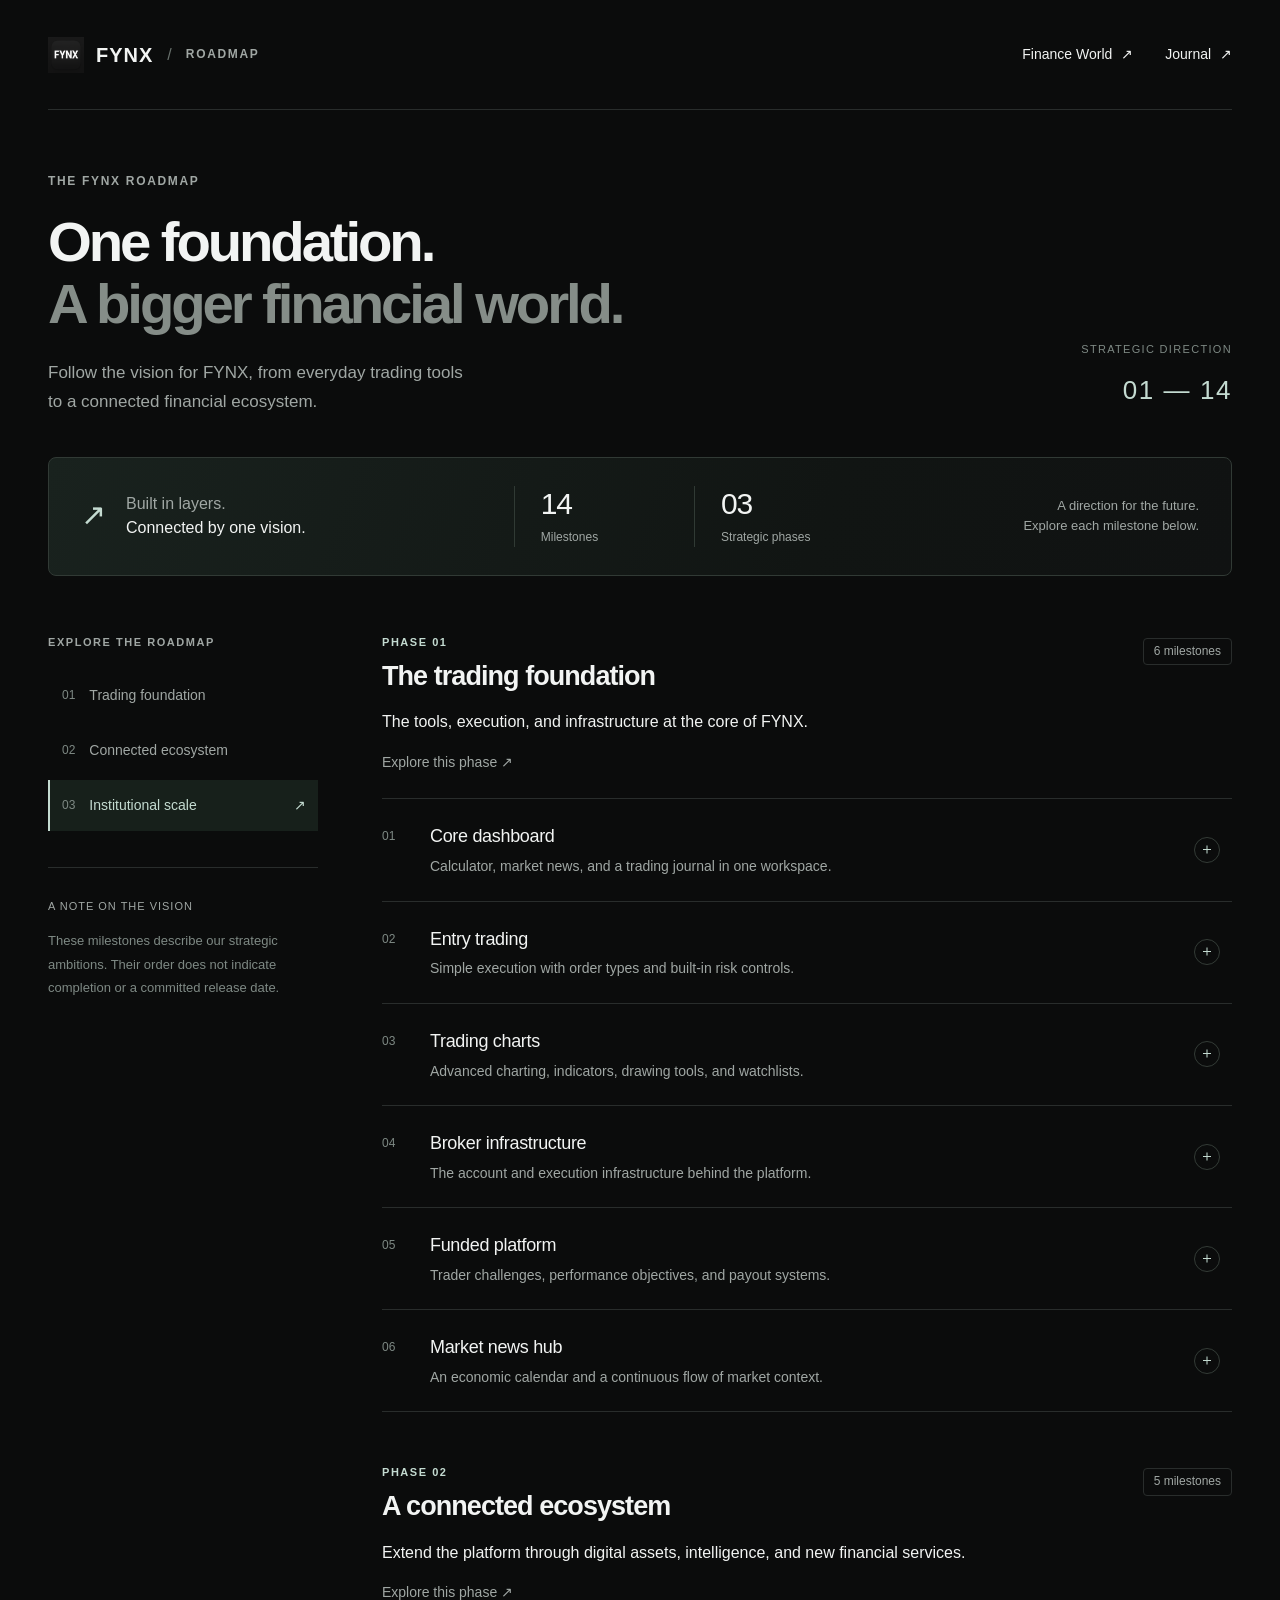
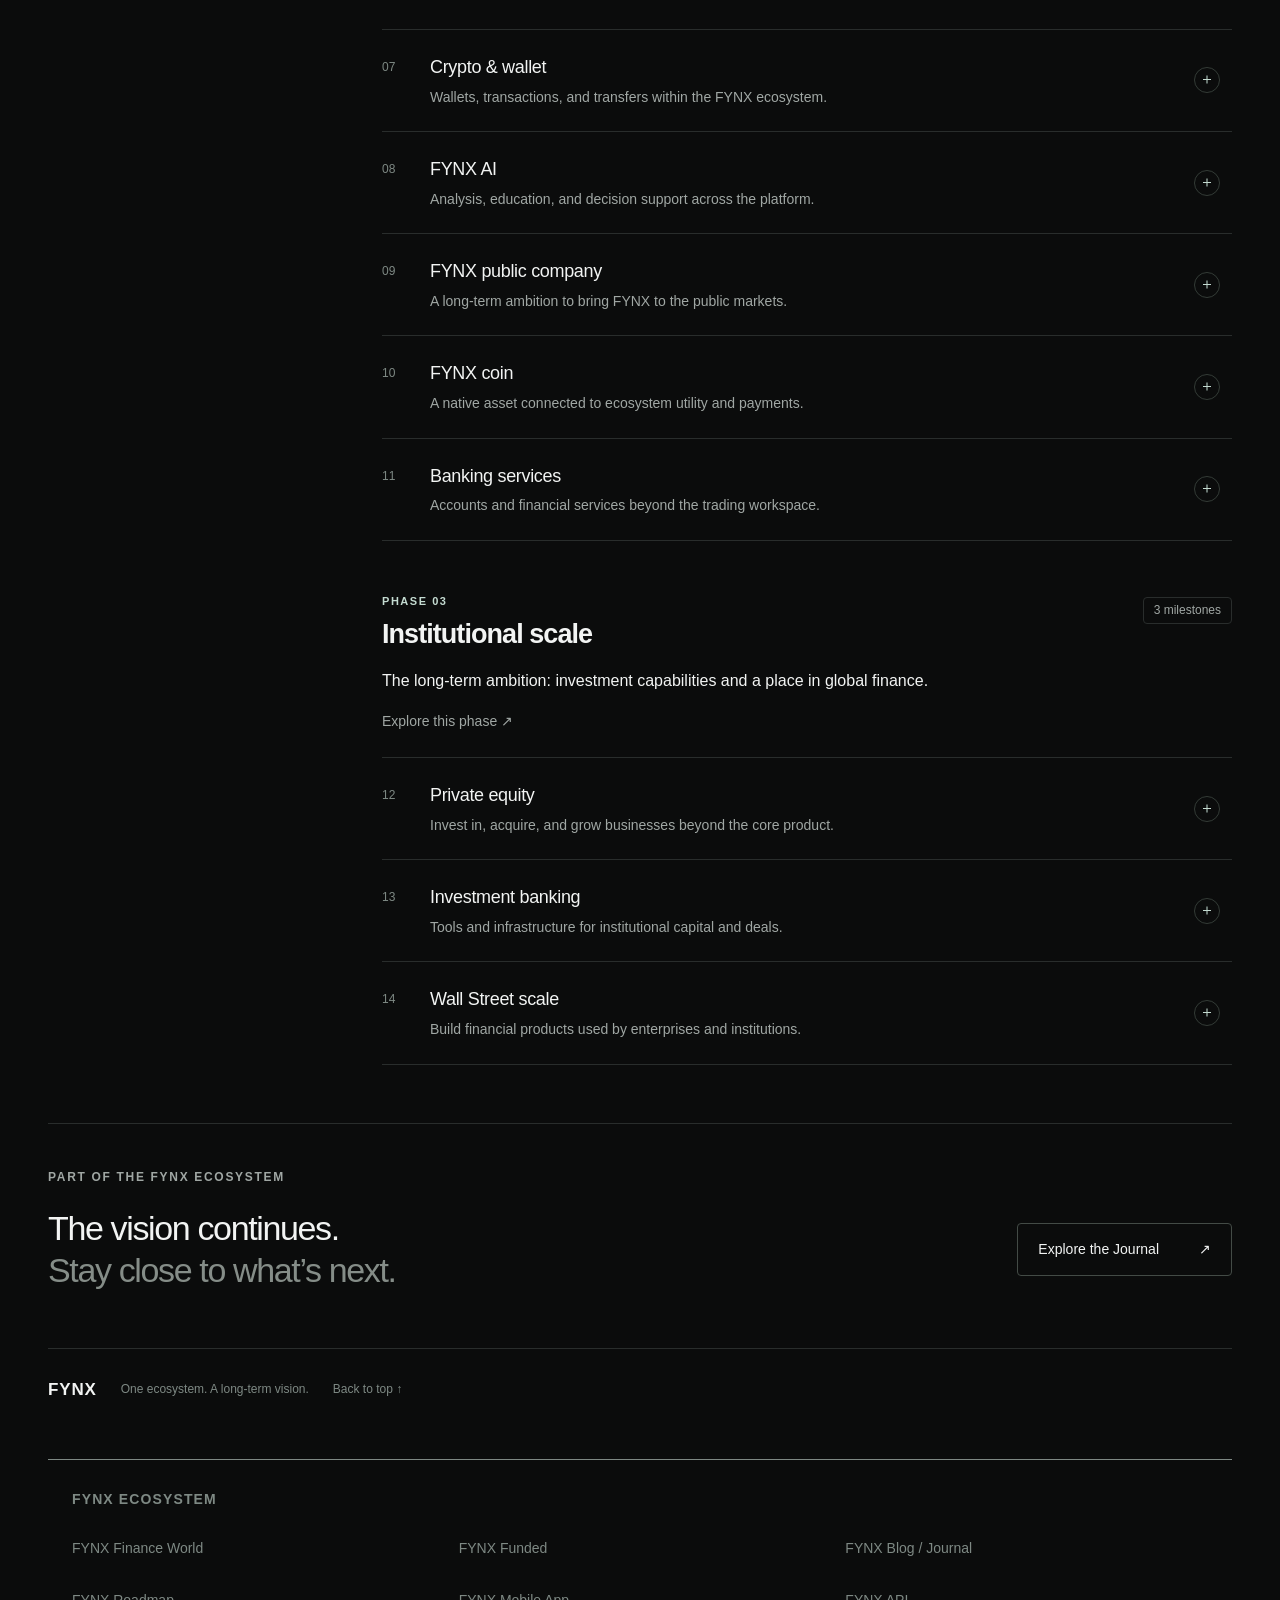
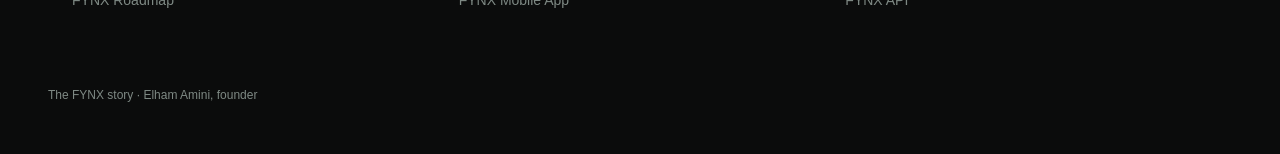
<file: index.html>
<!doctype html>
<html lang="en">
<head>
<meta charset="utf-8">
<meta name="viewport" content="width=device-width, initial-scale=1">
<meta name="theme-color" content="#0b0c0c">

<title>FYNX Roadmap: Trading Tools, Ecosystem &amp; Long-Term Vision</title>
<link rel="icon" href="fynx-logo.png" type="image/png">
<link rel="stylesheet" href="styles.css">
<script src="roadmap.js" defer></script>
<meta name="description" content="Explore 14 FYNX milestones across the trading foundation, a connected financial ecosystem and institutional ambitions. Strategic direction, not release dates.">
<meta name="robots" content="index, follow, max-image-preview:large">
<link rel="canonical" href="https://roadmap.fynxfinanceworld.com/">
<meta property="og:title" content="FYNX Roadmap: Trading Tools, Ecosystem &amp; Long-Term Vision">
<meta property="og:description" content="Explore 14 FYNX milestones across the trading foundation, a connected financial ecosystem and institutional ambitions. Strategic direction, not release dates.">
<meta property="og:url" content="https://roadmap.fynxfinanceworld.com/">
<style id="fynx-ecosystem-footer-style">.fynx-ecosystem-footer{box-sizing:border-box;width:100%;max-width:1200px;margin:32px auto 0;padding:28px 24px;border-top:1px solid currentColor;text-align:left;grid-column:1/-1;flex-basis:100%;font-family:inherit}.fynx-ecosystem-footer h2{margin:0 0 16px;font-size:14px;font-weight:600;letter-spacing:.08em;text-transform:uppercase;color:inherit}.fynx-ecosystem-footer .fynx-ecosystem-links{display:grid;grid-template-columns:repeat(3,minmax(0,1fr));gap:8px 24px}.fynx-ecosystem-footer .fynx-ecosystem-links a{display:flex;align-items:center;min-height:44px;margin:0;padding:4px 0;font-size:14px;line-height:1.5;color:inherit;text-decoration:none;overflow-wrap:anywhere}.fynx-ecosystem-footer .fynx-ecosystem-links a:hover{text-decoration:underline;text-underline-offset:4px}.fynx-ecosystem-footer a:focus-visible{outline:2px solid currentColor;outline-offset:4px}@media(max-width:640px){.fynx-ecosystem-footer .fynx-ecosystem-links{grid-template-columns:repeat(2,minmax(0,1fr))}}@media(max-width:420px){.fynx-ecosystem-footer .fynx-ecosystem-links{grid-template-columns:1fr}}footer:has(> .fynx-ecosystem-footer){flex-wrap:wrap}</style><!-- search-identity:start --><meta property="og:type" content="website"><meta property="og:image" content="https://roadmap.fynxfinanceworld.com/fynx-logo.png"><meta name="twitter:card" content="summary"><script type="application/ld+json">{"@context":"https://schema.org","@graph":[{"@type":"Organization","@id":"https://www.fynxfinanceworld.com/#organization","name":"FYNX","url":"https://www.fynxfinanceworld.com/","founder":{"@type":"Person","@id":"https://ea-la.github.io/#person","name":"Elham Amini","url":"https://ea-la.github.io/"}},{"@type":"WebSite","@id":"https://roadmap.fynxfinanceworld.com/#website","name":"FYNX Roadmap","url":"https://roadmap.fynxfinanceworld.com/","publisher":{"@id":"https://www.fynxfinanceworld.com/#organization"}},{"@type":"CollectionPage","@id":"https://roadmap.fynxfinanceworld.com/#webpage","url":"https://roadmap.fynxfinanceworld.com/","name":"FYNX Roadmap: Trading Tools, Ecosystem & Long-Term Vision","description":"Explore 14 FYNX milestones across the trading foundation, a connected financial ecosystem and institutional ambitions. Strategic direction, not release dates.","isPartOf":{"@id":"https://roadmap.fynxfinanceworld.com/#website"},"mainEntity":{"@type":"ItemList","itemListElement":[{"@type":"ListItem","position":1,"name":"Core dashboard","url":"https://roadmap.fynxfinanceworld.com/#fynx"},{"@type":"ListItem","position":2,"name":"Entry trading","url":"https://roadmap.fynxfinanceworld.com/#fynx1"},{"@type":"ListItem","position":3,"name":"Trading charts","url":"https://roadmap.fynxfinanceworld.com/#fynx2"},{"@type":"ListItem","position":4,"name":"Broker infrastructure","url":"https://roadmap.fynxfinanceworld.com/#fynx3"},{"@type":"ListItem","position":5,"name":"Funded platform","url":"https://roadmap.fynxfinanceworld.com/#fynx4"},{"@type":"ListItem","position":6,"name":"Market news hub","url":"https://roadmap.fynxfinanceworld.com/#fynx5"},{"@type":"ListItem","position":7,"name":"Crypto & wallet","url":"https://roadmap.fynxfinanceworld.com/#fynx6"},{"@type":"ListItem","position":8,"name":"FYNX AI","url":"https://roadmap.fynxfinanceworld.com/#fynxai"},{"@type":"ListItem","position":9,"name":"FYNX public company","url":"https://roadmap.fynxfinanceworld.com/#stock"},{"@type":"ListItem","position":10,"name":"FYNX coin","url":"https://roadmap.fynxfinanceworld.com/#coin"},{"@type":"ListItem","position":11,"name":"Banking services","url":"https://roadmap.fynxfinanceworld.com/#banking"},{"@type":"ListItem","position":12,"name":"Private equity","url":"https://roadmap.fynxfinanceworld.com/#privateequity"},{"@type":"ListItem","position":13,"name":"Investment banking","url":"https://roadmap.fynxfinanceworld.com/#investmentbanking"},{"@type":"ListItem","position":14,"name":"Wall Street scale","url":"https://roadmap.fynxfinanceworld.com/#wallstreet"}]}}]}</script><!-- search-identity:end --></head>
<body>
<a class="skip-link" href="#roadmap">Skip to roadmap</a>
<header class="site-header wrap">
<a class="brand" href="/" aria-label="FYNX roadmap home"><img src="fynx-logo.png" alt="" width="36" height="36"><strong>FYNX</strong><span class="brand-divider">/</span><span class="brand-section">ROADMAP</span></a>
<nav class="site-nav" aria-label="FYNX websites"><a href="https://fynxfinanceworld.com">Finance World <span aria-hidden="true">↗</span></a><a href="https://blog.fynxfinanceworld.com">Journal <span aria-hidden="true">↗</span></a></nav>
</header>
<main class="wrap">
<section class="intro" aria-labelledby="page-title"><div><p class="eyebrow">THE FYNX ROADMAP</p><h1 id="page-title">One foundation.<br><span>A bigger financial world.</span></h1><p class="intro-text">Follow the vision for FYNX, from everyday trading tools<br class="desktop-break"> to a connected financial ecosystem.</p></div><div class="index-label"><span>STRATEGIC DIRECTION</span><span>01 — 14</span></div></section>
<div class="overview" aria-label="Roadmap overview"><div class="overview-title"><span class="overview-mark" aria-hidden="true">↗</span><span>Built in layers.<br><strong>Connected by one vision.</strong></span></div><div class="stat"><strong>14</strong><span>Milestones</span></div><div class="stat"><strong>03</strong><span>Strategic phases</span></div><div class="overview-note">A direction for the future.<br>Explore each milestone below.</div></div>
<div class="roadmap-layout"><aside class="sidebar"><p class="eyebrow">EXPLORE THE ROADMAP</p><nav class="phase-nav" aria-label="Roadmap phases"><a class="active" aria-current="location" href="#foundation"><span>01</span>Trading foundation<span class="nav-arrow" aria-hidden="true">↗</span></a><a href="#ecosystem"><span>02</span>Connected ecosystem<span class="nav-arrow" aria-hidden="true">↗</span></a><a href="#institutional"><span>03</span>Institutional scale<span class="nav-arrow" aria-hidden="true">↗</span></a></nav><div class="direction-note"><span class="note-label">A NOTE ON THE VISION</span><p>These milestones describe our strategic ambitions. Their order does not indicate completion or a committed release date.</p></div></aside><div id="roadmap"><section id="foundation" class="phase" aria-labelledby="foundation-title"><div class="phase-heading"><div><p class="eyebrow">PHASE 01</p><h2 id="foundation-title">The trading foundation</h2><p>The tools, execution, and infrastructure at the core of FYNX.</p><p><a href="/trading-foundation.html">Explore this phase ↗</a></p></div><span class="phase-count">6 milestones</span></div><details class="milestone" id="fynx"><summary><span class="number">01</span><span class="milestone-copy"><span class="milestone-title">Core dashboard</span><span class="summary-text">Calculator, market news, and a trading journal in one workspace.</span></span><span class="expand" aria-hidden="true"></span></summary><div class="milestone-body"><p class="eyebrow">THE MILESTONE / STRATEGIC AMBITION</p><ul><li>Build the core dashboard foundation.</li><li>Include Calculator, News, and Trading Journal.</li><li>Make it fast, clean, and real product quality.</li><li>This is the base layer for everything else.</li></ul></div></details><details class="milestone" id="fynx1"><summary><span class="number">02</span><span class="milestone-copy"><span class="milestone-title">Entry trading</span><span class="summary-text">Simple execution with order types and built-in risk controls.</span></span><span class="expand" aria-hidden="true"></span></summary><div class="milestone-body"><p class="eyebrow">THE MILESTONE / STRATEGIC AMBITION</p><ul><li>Build a simple entry trading panel like MetaTrader-style execution.</li><li>Focus on placing trades, risk controls, and basic order types.</li><li>Keep it lightweight and easy for beginners.</li><li>This becomes the first &quot;trading engine&quot; UI.</li></ul></div></details><details class="milestone" id="fynx2"><summary><span class="number">03</span><span class="milestone-copy"><span class="milestone-title">Trading charts</span><span class="summary-text">Advanced charting, indicators, drawing tools, and watchlists.</span></span><span class="expand" aria-hidden="true"></span></summary><div class="milestone-body"><p class="eyebrow">THE MILESTONE / STRATEGIC AMBITION</p><ul><li>Add advanced charts like TradingView-style experience.</li><li>Include indicators, drawing tools, timeframes, and watchlist.</li><li>Make it smooth and interactive with real-time feel.</li><li>This becomes the main visual trading workstation.</li></ul></div></details><details class="milestone" id="fynx3"><summary><span class="number">04</span><span class="milestone-copy"><span class="milestone-title">Broker infrastructure</span><span class="summary-text">The account and execution infrastructure behind the platform.</span></span><span class="expand" aria-hidden="true"></span></summary><div class="milestone-body"><p class="eyebrow">THE MILESTONE / STRATEGIC AMBITION</p><ul><li>Add broker infrastructure conceptually as the next step.</li><li>Show that FYNX becomes the platform where trades route and execute.</li><li>Prepare for accounts, balances, and compliance-ready structure.</li><li>This is where FYNX becomes a real brokerage product.</li></ul></div></details><details class="milestone" id="fynx4"><summary><span class="number">05</span><span class="milestone-copy"><span class="milestone-title">Funded platform</span><span class="summary-text">Trader challenges, performance objectives, and payout systems.</span></span><span class="expand" aria-hidden="true"></span></summary><div class="milestone-body"><p class="eyebrow">THE MILESTONE / STRATEGIC AMBITION</p><ul><li>Create a funded-trader platform concept (challenges, rules, payouts).</li><li>Track performance, drawdown, and objectives.</li><li>Build trust systems and clear dashboards.</li><li>This unlocks scale with traders worldwide.</li></ul></div></details><details class="milestone" id="fynx5"><summary><span class="number">06</span><span class="milestone-copy"><span class="milestone-title">Market news hub</span><span class="summary-text">An economic calendar and a continuous flow of market context.</span></span><span class="expand" aria-hidden="true"></span></summary><div class="milestone-body"><p class="eyebrow">THE MILESTONE / STRATEGIC AMBITION</p><ul><li>Build a market news hub like ForexFactory-style calendar/news flow.</li><li>Show events, impact levels, filters, and summaries.</li><li>Keep it fast and constantly updating.</li><li>This makes the platform feel alive daily.</li></ul></div></details></section><section id="ecosystem" class="phase" aria-labelledby="ecosystem-title"><div class="phase-heading"><div><p class="eyebrow">PHASE 02</p><h2 id="ecosystem-title">A connected ecosystem</h2><p>Extend the platform through digital assets, intelligence, and new financial services.</p><p><a href="/connected-financial-ecosystem.html">Explore this phase ↗</a></p></div><span class="phase-count">5 milestones</span></div><details class="milestone" id="fynx6"><summary><span class="number">07</span><span class="milestone-copy"><span class="milestone-title">Crypto & wallet</span><span class="summary-text">Wallets, transactions, and transfers within the FYNX ecosystem.</span></span><span class="expand" aria-hidden="true"></span></summary><div class="milestone-body"><p class="eyebrow">THE MILESTONE / STRATEGIC AMBITION</p><ul><li>Add a crypto layer: wallet, transactions, and transfers.</li><li>Show that users can store, move, and track crypto inside FYNX.</li><li>Make it secure and clean with strong UX.</li><li>This expands FYNX into full finance rails.</li></ul></div></details><details class="milestone" id="fynxai"><summary><span class="number">08</span><span class="milestone-copy"><span class="milestone-title">FYNX AI</span><span class="summary-text">Analysis, education, and decision support across the platform.</span></span><span class="expand" aria-hidden="true"></span></summary><div class="milestone-body"><p class="eyebrow">THE MILESTONE / STRATEGIC AMBITION</p><ul><li>Add an AI layer across the whole ecosystem.</li><li>AI helps with analysis, education, decision support, and automation.</li><li>Make it feel like an &quot;AI co-pilot&quot; inside the platform.</li><li>This becomes the power multiplier for everything.</li></ul></div></details><details class="milestone" id="stock"><summary><span class="number">09</span><span class="milestone-copy"><span class="milestone-title">FYNX public company</span><span class="summary-text">A long-term ambition to bring FYNX to the public markets.</span></span><span class="expand" aria-hidden="true"></span></summary><div class="milestone-body"><p class="eyebrow">THE MILESTONE / STRATEGIC AMBITION</p><ul><li>Show the long-term goal of turning FYNX into a public company.</li><li>Build a brand that becomes a real financial institution.</li><li>Prepare for big partnerships and serious scale.</li><li>This is the &quot;public market&quot; endgame milestone.</li></ul></div></details><details class="milestone" id="coin"><summary><span class="number">10</span><span class="milestone-copy"><span class="milestone-title">FYNX coin</span><span class="summary-text">A native asset connected to ecosystem utility and payments.</span></span><span class="expand" aria-hidden="true"></span></summary><div class="milestone-body"><p class="eyebrow">THE MILESTONE / STRATEGIC AMBITION</p><ul><li>Show the goal of launching a native crypto asset for the ecosystem.</li><li>Use it for utility, payments, and community growth.</li><li>Tie it to products so it&#39;s not just hype.</li><li>This is the FYNX network expansion milestone.</li></ul></div></details><details class="milestone" id="banking"><summary><span class="number">11</span><span class="milestone-copy"><span class="milestone-title">Banking services</span><span class="summary-text">Accounts and financial services beyond the trading workspace.</span></span><span class="expand" aria-hidden="true"></span></summary><div class="milestone-body"><p class="eyebrow">THE MILESTONE / STRATEGIC AMBITION</p><ul><li>Show the goal of building banking services and accounts.</li><li>Move beyond tools into real financial products.</li><li>Build systems that can handle large-scale users.</li><li>This makes FYNX a real financial backbone.</li></ul></div></details></section><section id="institutional" class="phase" aria-labelledby="institutional-title"><div class="phase-heading"><div><p class="eyebrow">PHASE 03</p><h2 id="institutional-title">Institutional scale</h2><p>The long-term ambition: investment capabilities and a place in global finance.</p><p><a href="/institutional-finance-vision.html">Explore this phase ↗</a></p></div><span class="phase-count">3 milestones</span></div><details class="milestone" id="privateequity"><summary><span class="number">12</span><span class="milestone-copy"><span class="milestone-title">Private equity</span><span class="summary-text">Invest in, acquire, and grow businesses beyond the core product.</span></span><span class="expand" aria-hidden="true"></span></summary><div class="milestone-body"><p class="eyebrow">THE MILESTONE / STRATEGIC AMBITION</p><ul><li>Show the goal of owning stakes in companies and building an empire.</li><li>Use capital to acquire, invest, and scale real businesses.</li><li>Connect it to the finance ecosystem strategy.</li><li>This is how FYNX grows beyond one product.</li></ul></div></details><details class="milestone" id="investmentbanking"><summary><span class="number">13</span><span class="milestone-copy"><span class="milestone-title">Investment banking</span><span class="summary-text">Tools and infrastructure for institutional capital and deals.</span></span><span class="expand" aria-hidden="true"></span></summary><div class="milestone-body"><p class="eyebrow">THE MILESTONE / STRATEGIC AMBITION</p><ul><li>Show the goal of building an institutional-grade banking layer.</li><li>Help big money move, invest, and structure deals.</li><li>Make it feel like next-generation Wall Street tools.</li><li>This is the &quot;elite finance&quot; product tier.</li></ul></div></details><details class="milestone" id="wallstreet"><summary><span class="number">14</span><span class="milestone-copy"><span class="milestone-title">Wall Street scale</span><span class="summary-text">Build financial products used by enterprises and institutions.</span></span><span class="expand" aria-hidden="true"></span></summary><div class="milestone-body"><p class="eyebrow">THE MILESTONE / STRATEGIC AMBITION</p><ul><li>Show the goal of reaching the highest finance arena.</li><li>Compete with the biggest names in the financial industry.</li><li>Build products enterprises and institutions actually use.</li><li>This is the ultimate credibility and dominance milestone.</li></ul></div></details></section></div></div>
<section class="closing"><p class="eyebrow">PART OF THE FYNX ECOSYSTEM</p><div><h2>The vision continues.<br><span>Stay close to what’s next.</span></h2><a class="journal-link" href="https://blog.fynxfinanceworld.com">Explore the Journal <span aria-hidden="true">↗</span></a></div></section>
</main>
<footer class="wrap"><a class="footer-brand" href="https://fynxfinanceworld.com">FYNX</a><span>One ecosystem. A long-term vision.</span><a href="#page-title">Back to top <span aria-hidden="true">↑</span></a><nav class="fynx-ecosystem-footer" aria-label="FYNX ecosystem"><h2>FYNX Ecosystem</h2><div class="fynx-ecosystem-links"><a href="https://www.fynxfinanceworld.com/">FYNX Finance World</a><a href="https://www.fynxfunded.com/">FYNX Funded</a><a href="https://blog.fynxfinanceworld.com/">FYNX Blog / Journal</a><a href="https://roadmap.fynxfinanceworld.com/">FYNX Roadmap</a><a href="https://site.fynxfinanceworld.com/">FYNX Mobile App</a><a href="https://www.fynxfinanceworld.com/api/">FYNX API</a></div></nav><p><a href="https://www.fynxfinanceworld.com/about.html">The FYNX story</a> · <a href="https://ea-la.github.io/">Elham Amini, founder</a></p></footer>
</body>
</html>
</file>
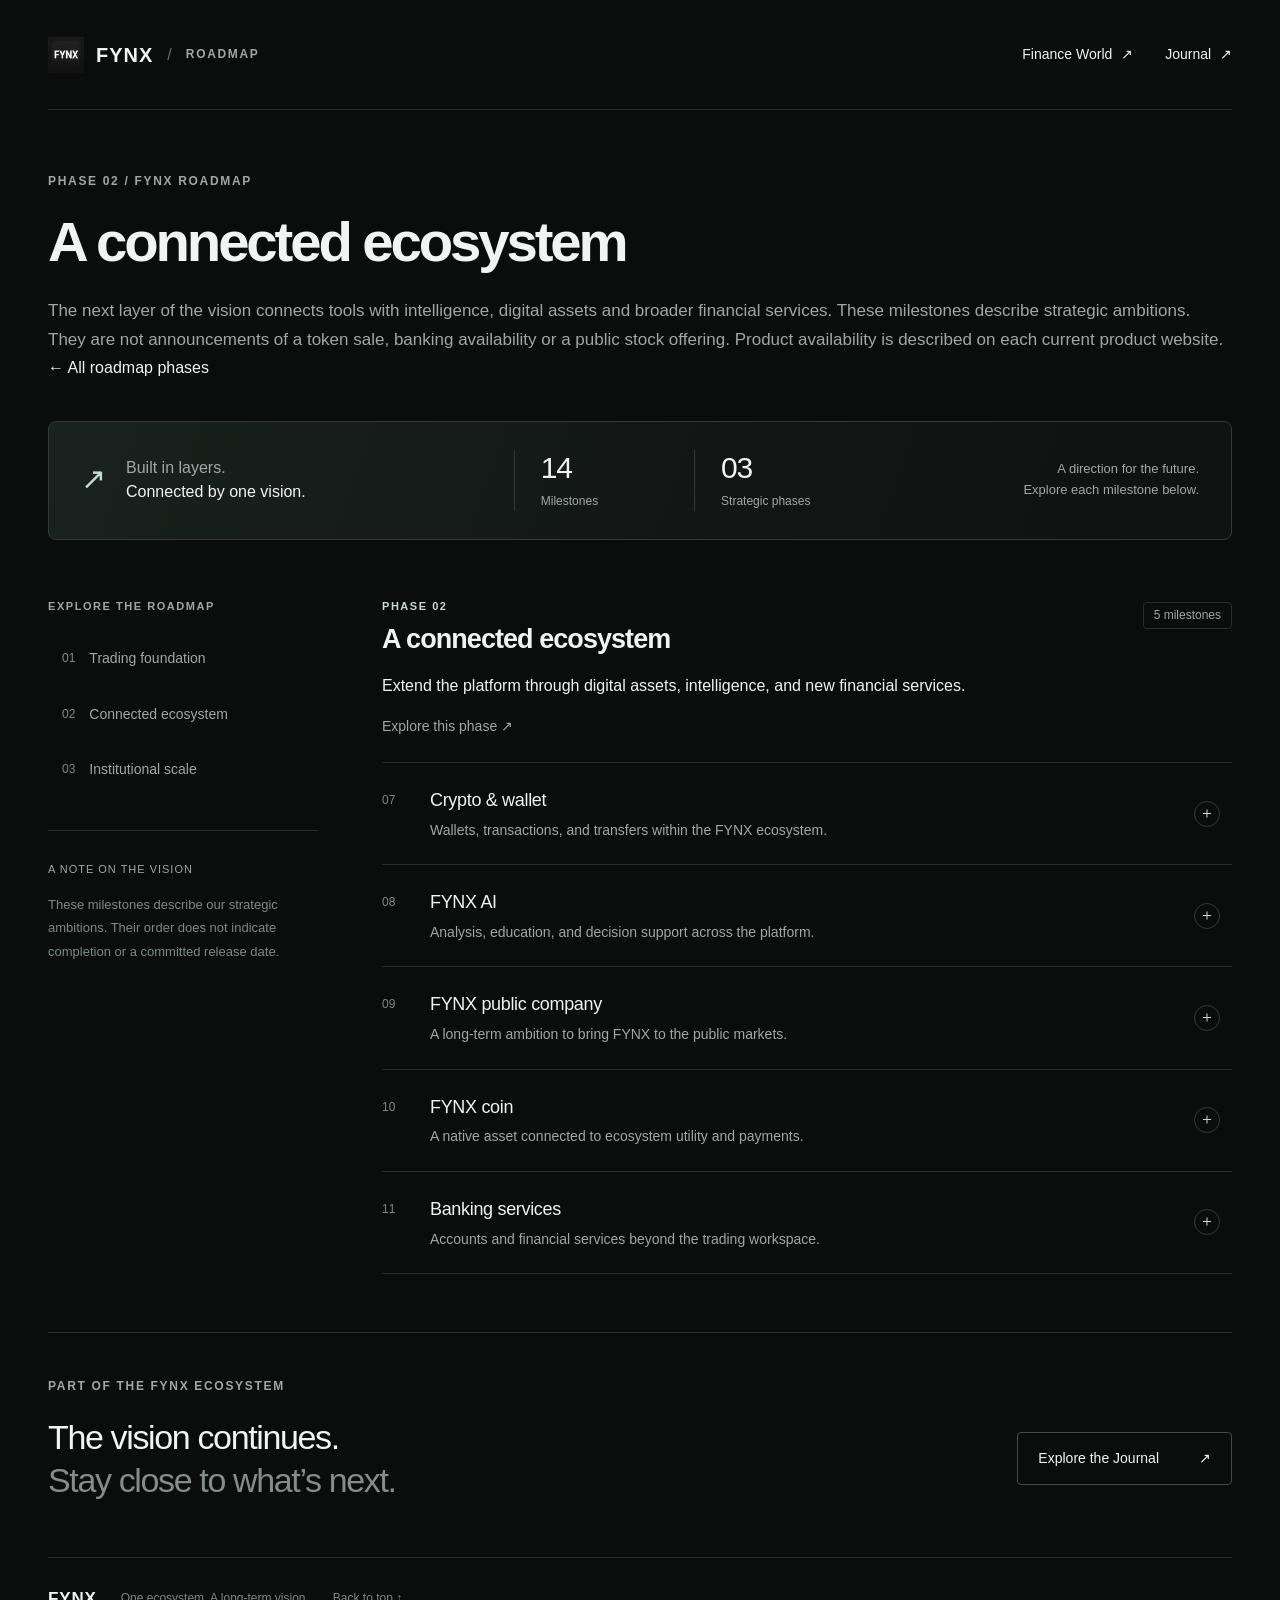
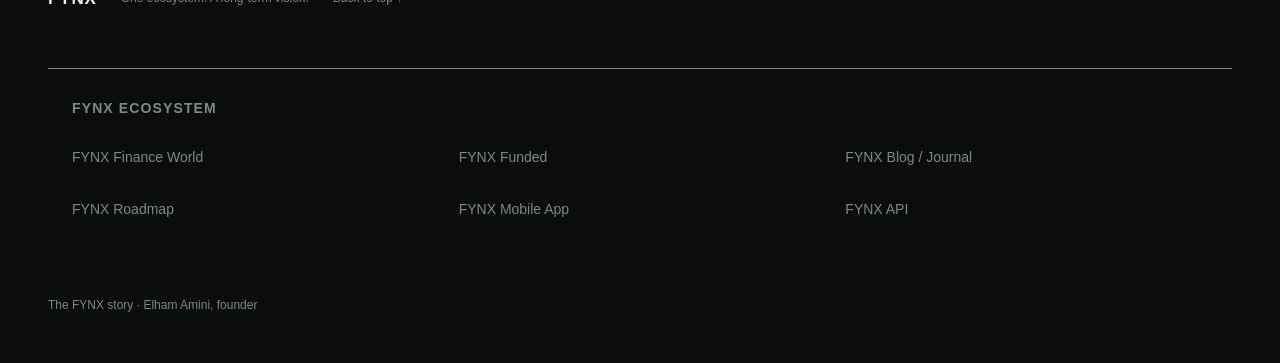
<file: connected-financial-ecosystem.html>
<!doctype html>
<html lang="en">
<head>
<meta charset="utf-8">
<meta name="viewport" content="width=device-width, initial-scale=1">
<meta name="theme-color" content="#0b0c0c">

<title>A connected ecosystem | FYNX Roadmap</title>
<link rel="icon" href="fynx-logo.png" type="image/png">
<link rel="stylesheet" href="styles.css">
<script src="roadmap.js" defer></script>
<meta name="description" content="Extend the platform through digital assets, intelligence, and new financial services. Explore the proposed milestones and long-term FYNX vision.">
<meta name="robots" content="index, follow, max-image-preview:large">
<link rel="canonical" href="https://roadmap.fynxfinanceworld.com/connected-financial-ecosystem.html">
<meta property="og:title" content="A connected ecosystem | FYNX Roadmap">
<meta property="og:description" content="Extend the platform through digital assets, intelligence, and new financial services. Explore the proposed milestones and long-term FYNX vision.">
<meta property="og:url" content="https://roadmap.fynxfinanceworld.com/connected-financial-ecosystem.html">
<style id="fynx-ecosystem-footer-style">.fynx-ecosystem-footer{box-sizing:border-box;width:100%;max-width:1200px;margin:32px auto 0;padding:28px 24px;border-top:1px solid currentColor;text-align:left;grid-column:1/-1;flex-basis:100%;font-family:inherit}.fynx-ecosystem-footer h2{margin:0 0 16px;font-size:14px;font-weight:600;letter-spacing:.08em;text-transform:uppercase;color:inherit}.fynx-ecosystem-footer .fynx-ecosystem-links{display:grid;grid-template-columns:repeat(3,minmax(0,1fr));gap:8px 24px}.fynx-ecosystem-footer .fynx-ecosystem-links a{display:flex;align-items:center;min-height:44px;margin:0;padding:4px 0;font-size:14px;line-height:1.5;color:inherit;text-decoration:none;overflow-wrap:anywhere}.fynx-ecosystem-footer .fynx-ecosystem-links a:hover{text-decoration:underline;text-underline-offset:4px}.fynx-ecosystem-footer a:focus-visible{outline:2px solid currentColor;outline-offset:4px}@media(max-width:640px){.fynx-ecosystem-footer .fynx-ecosystem-links{grid-template-columns:repeat(2,minmax(0,1fr))}}@media(max-width:420px){.fynx-ecosystem-footer .fynx-ecosystem-links{grid-template-columns:1fr}}footer:has(> .fynx-ecosystem-footer){flex-wrap:wrap}</style><!-- search-identity:start --><meta property="og:type" content="website"><meta property="og:image" content="https://roadmap.fynxfinanceworld.com/fynx-logo.png"><meta name="twitter:card" content="summary"><script type="application/ld+json">{"@context":"https://schema.org","@graph":[{"@type":"Organization","@id":"https://www.fynxfinanceworld.com/#organization","name":"FYNX","url":"https://www.fynxfinanceworld.com/","founder":{"@type":"Person","@id":"https://ea-la.github.io/#person","name":"Elham Amini","url":"https://ea-la.github.io/"}},{"@type":"WebSite","@id":"https://roadmap.fynxfinanceworld.com/#website","name":"FYNX Roadmap","url":"https://roadmap.fynxfinanceworld.com/","publisher":{"@id":"https://www.fynxfinanceworld.com/#organization"}},{"@type":"CollectionPage","@id":"https://roadmap.fynxfinanceworld.com/connected-financial-ecosystem.html#webpage","url":"https://roadmap.fynxfinanceworld.com/connected-financial-ecosystem.html","name":"A connected ecosystem | FYNX Roadmap","description":"Extend the platform through digital assets, intelligence, and new financial services. Explore the proposed milestones and long-term FYNX vision.","isPartOf":{"@id":"https://roadmap.fynxfinanceworld.com/#website"},"mainEntity":{"@type":"ItemList","itemListElement":[{"@type":"ListItem","position":7,"name":"Crypto & wallet","url":"https://roadmap.fynxfinanceworld.com/connected-financial-ecosystem.html#fynx6"},{"@type":"ListItem","position":8,"name":"FYNX AI","url":"https://roadmap.fynxfinanceworld.com/connected-financial-ecosystem.html#fynxai"},{"@type":"ListItem","position":9,"name":"FYNX public company","url":"https://roadmap.fynxfinanceworld.com/connected-financial-ecosystem.html#stock"},{"@type":"ListItem","position":10,"name":"FYNX coin","url":"https://roadmap.fynxfinanceworld.com/connected-financial-ecosystem.html#coin"},{"@type":"ListItem","position":11,"name":"Banking services","url":"https://roadmap.fynxfinanceworld.com/connected-financial-ecosystem.html#banking"}]}}]}</script><!-- search-identity:end --></head>
<body>
<a class="skip-link" href="#roadmap">Skip to roadmap</a>
<header class="site-header wrap">
<a class="brand" href="/" aria-label="FYNX roadmap home"><img src="fynx-logo.png" alt="" width="36" height="36"><strong>FYNX</strong><span class="brand-divider">/</span><span class="brand-section">ROADMAP</span></a>
<nav class="site-nav" aria-label="FYNX websites"><a href="https://fynxfinanceworld.com">Finance World <span aria-hidden="true">↗</span></a><a href="https://blog.fynxfinanceworld.com">Journal <span aria-hidden="true">↗</span></a></nav>
</header>
<main class="wrap">
<section class="intro" aria-labelledby="page-title"><div><p class="eyebrow">PHASE 02 / FYNX ROADMAP</p><h1 id="page-title">A connected ecosystem</h1><p class="intro-text">The next layer of the vision connects tools with intelligence, digital assets and broader financial services. These milestones describe strategic ambitions. They are not announcements of a token sale, banking availability or a public stock offering. Product availability is described on each current product website.</p><a href="/">← All roadmap phases</a></div></section><div class="overview" aria-label="Roadmap overview"><div class="overview-title"><span class="overview-mark" aria-hidden="true">↗</span><span>Built in layers.<br><strong>Connected by one vision.</strong></span></div><div class="stat"><strong>14</strong><span>Milestones</span></div><div class="stat"><strong>03</strong><span>Strategic phases</span></div><div class="overview-note">A direction for the future.<br>Explore each milestone below.</div></div>
<div class="roadmap-layout"><aside class="sidebar"><p class="eyebrow">EXPLORE THE ROADMAP</p><nav class="phase-nav" aria-label="Roadmap phases"><a class="active" aria-current="location" href="/trading-foundation.html"><span>01</span>Trading foundation<span class="nav-arrow" aria-hidden="true">↗</span></a><a href="/connected-financial-ecosystem.html"><span>02</span>Connected ecosystem<span class="nav-arrow" aria-hidden="true">↗</span></a><a href="/institutional-finance-vision.html"><span>03</span>Institutional scale<span class="nav-arrow" aria-hidden="true">↗</span></a></nav><div class="direction-note"><span class="note-label">A NOTE ON THE VISION</span><p>These milestones describe our strategic ambitions. Their order does not indicate completion or a committed release date.</p></div></aside><div id="roadmap"><section id="ecosystem" class="phase" aria-labelledby="ecosystem-title"><div class="phase-heading"><div><p class="eyebrow">PHASE 02</p><h2 id="ecosystem-title">A connected ecosystem</h2><p>Extend the platform through digital assets, intelligence, and new financial services.</p><p><a href="/connected-financial-ecosystem.html">Explore this phase ↗</a></p></div><span class="phase-count">5 milestones</span></div><details class="milestone" id="fynx6"><summary><span class="number">07</span><span class="milestone-copy"><span class="milestone-title">Crypto & wallet</span><span class="summary-text">Wallets, transactions, and transfers within the FYNX ecosystem.</span></span><span class="expand" aria-hidden="true"></span></summary><div class="milestone-body"><p class="eyebrow">THE MILESTONE / STRATEGIC AMBITION</p><ul><li>Add a crypto layer: wallet, transactions, and transfers.</li><li>Show that users can store, move, and track crypto inside FYNX.</li><li>Make it secure and clean with strong UX.</li><li>This expands FYNX into full finance rails.</li></ul></div></details><details class="milestone" id="fynxai"><summary><span class="number">08</span><span class="milestone-copy"><span class="milestone-title">FYNX AI</span><span class="summary-text">Analysis, education, and decision support across the platform.</span></span><span class="expand" aria-hidden="true"></span></summary><div class="milestone-body"><p class="eyebrow">THE MILESTONE / STRATEGIC AMBITION</p><ul><li>Add an AI layer across the whole ecosystem.</li><li>AI helps with analysis, education, decision support, and automation.</li><li>Make it feel like an &quot;AI co-pilot&quot; inside the platform.</li><li>This becomes the power multiplier for everything.</li></ul></div></details><details class="milestone" id="stock"><summary><span class="number">09</span><span class="milestone-copy"><span class="milestone-title">FYNX public company</span><span class="summary-text">A long-term ambition to bring FYNX to the public markets.</span></span><span class="expand" aria-hidden="true"></span></summary><div class="milestone-body"><p class="eyebrow">THE MILESTONE / STRATEGIC AMBITION</p><ul><li>Show the long-term goal of turning FYNX into a public company.</li><li>Build a brand that becomes a real financial institution.</li><li>Prepare for big partnerships and serious scale.</li><li>This is the &quot;public market&quot; endgame milestone.</li></ul></div></details><details class="milestone" id="coin"><summary><span class="number">10</span><span class="milestone-copy"><span class="milestone-title">FYNX coin</span><span class="summary-text">A native asset connected to ecosystem utility and payments.</span></span><span class="expand" aria-hidden="true"></span></summary><div class="milestone-body"><p class="eyebrow">THE MILESTONE / STRATEGIC AMBITION</p><ul><li>Show the goal of launching a native crypto asset for the ecosystem.</li><li>Use it for utility, payments, and community growth.</li><li>Tie it to products so it&#39;s not just hype.</li><li>This is the FYNX network expansion milestone.</li></ul></div></details><details class="milestone" id="banking"><summary><span class="number">11</span><span class="milestone-copy"><span class="milestone-title">Banking services</span><span class="summary-text">Accounts and financial services beyond the trading workspace.</span></span><span class="expand" aria-hidden="true"></span></summary><div class="milestone-body"><p class="eyebrow">THE MILESTONE / STRATEGIC AMBITION</p><ul><li>Show the goal of building banking services and accounts.</li><li>Move beyond tools into real financial products.</li><li>Build systems that can handle large-scale users.</li><li>This makes FYNX a real financial backbone.</li></ul></div></details></section></div></div><section class="closing"><p class="eyebrow">PART OF THE FYNX ECOSYSTEM</p><div><h2>The vision continues.<br><span>Stay close to what’s next.</span></h2><a class="journal-link" href="https://blog.fynxfinanceworld.com">Explore the Journal <span aria-hidden="true">↗</span></a></div></section>
</main>
<footer class="wrap"><a class="footer-brand" href="https://fynxfinanceworld.com">FYNX</a><span>One ecosystem. A long-term vision.</span><a href="#page-title">Back to top <span aria-hidden="true">↑</span></a><nav class="fynx-ecosystem-footer" aria-label="FYNX ecosystem"><h2>FYNX Ecosystem</h2><div class="fynx-ecosystem-links"><a href="https://www.fynxfinanceworld.com/">FYNX Finance World</a><a href="https://www.fynxfunded.com/">FYNX Funded</a><a href="https://blog.fynxfinanceworld.com/">FYNX Blog / Journal</a><a href="https://roadmap.fynxfinanceworld.com/">FYNX Roadmap</a><a href="https://site.fynxfinanceworld.com/">FYNX Mobile App</a><a href="https://www.fynxfinanceworld.com/api/">FYNX API</a></div></nav><p><a href="https://www.fynxfinanceworld.com/about.html">The FYNX story</a> · <a href="https://ea-la.github.io/">Elham Amini, founder</a></p></footer>
</body>
</html>
</file>
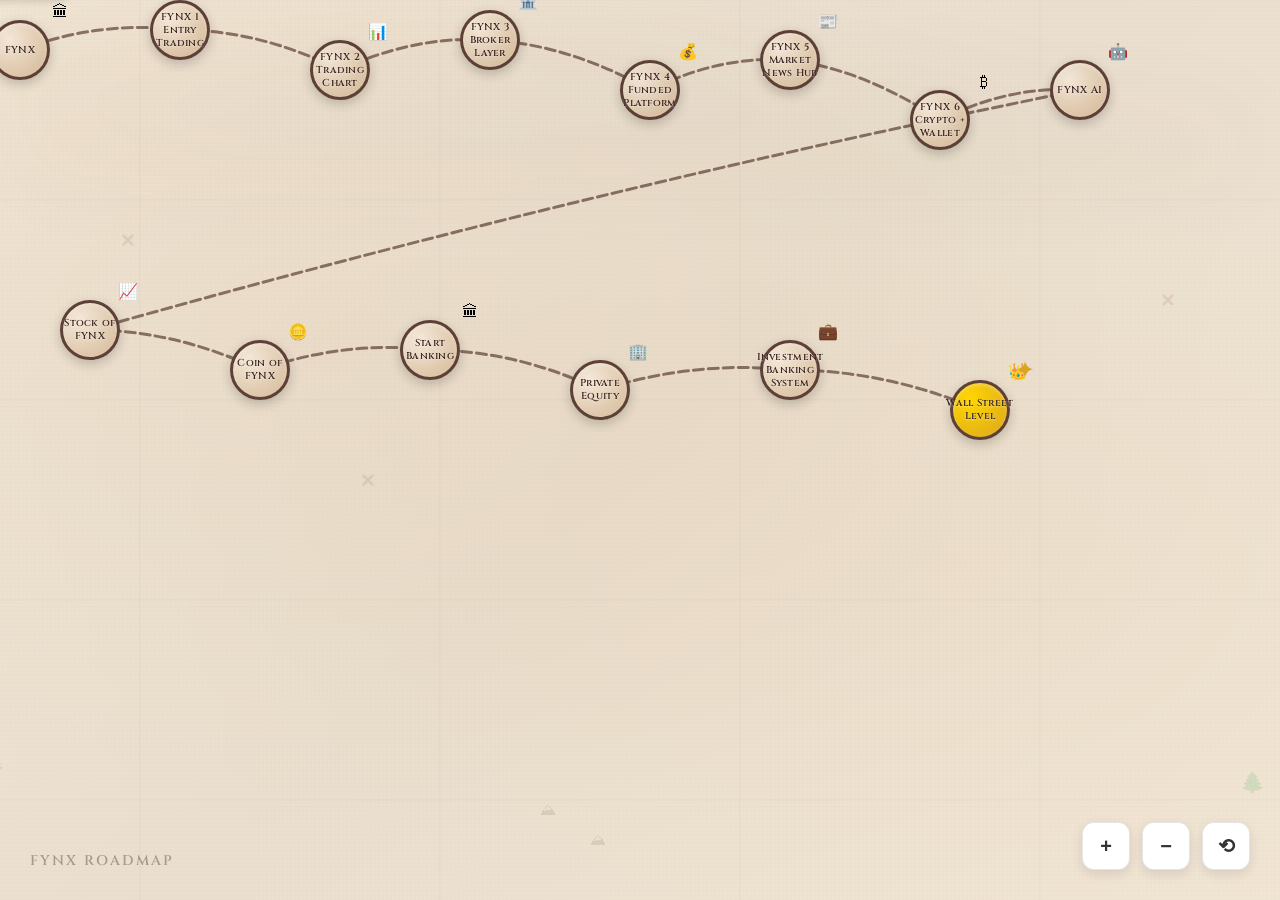
<file: fynx-roadmap.html>
<!DOCTYPE html>
<html lang="en">
<head>
    <meta charset="UTF-8">
    <meta name="viewport" content="width=device-width, initial-scale=1.0, maximum-scale=5.0, user-scalable=yes">
    <title>FYNX Roadmap</title>
    <link rel="preconnect" href="https://fonts.googleapis.com">
    <link rel="preconnect" href="https://fonts.gstatic.com" crossorigin>
    <link href="https://fonts.googleapis.com/css2?family=Cinzel:wght@400;600;700&family=Crimson+Text:ital,wght@0,400;0,600;1,400&display=swap" rel="stylesheet">
    <style>
        * {
            margin: 0;
            padding: 0;
            box-sizing: border-box;
        }

        body {
            font-family: 'Crimson Text', serif;
            background: #fafafa;
            overflow: hidden;
            width: 100vw;
            height: 100vh;
            position: relative;
        }

        /* Library desk scene */
        .museum-bg {
            position: fixed;
            top: 0;
            left: 0;
            width: 100%;
            height: 100%;
            background: 
                radial-gradient(ellipse 120% 80% at 30% 20%, rgba(255, 230, 180, 0.4), transparent 60%),
                radial-gradient(ellipse 100% 100% at 70% 80%, rgba(139, 90, 43, 0.15), transparent 50%),
                linear-gradient(180deg, #2a1f15 0%, #3d2f20 40%, #4a3a28 100%);
            z-index: 0;
        }

        .museum-bg::before {
            content: '';
            position: absolute;
            top: 0;
            left: 0;
            width: 100%;
            height: 100%;
            background: 
                radial-gradient(ellipse at 50% -20%, rgba(255, 220, 150, 0.2), transparent 50%);
            opacity: 0.6;
        }

        /* Wood desk surface */
        .museum-bg::after {
            content: '';
            position: absolute;
            bottom: 0;
            left: 0;
            width: 100%;
            height: 75%;
            background: 
                repeating-linear-gradient(90deg, 
                    rgba(101, 67, 33, 0.03) 0px, 
                    rgba(101, 67, 33, 0.03) 2px, 
                    transparent 2px, 
                    transparent 8px),
                linear-gradient(180deg, 
                    rgba(92, 64, 51, 0.3) 0%, 
                    rgba(76, 54, 42, 0.5) 50%,
                    rgba(61, 43, 31, 0.6) 100%);
        }

        /* Blurred library background */
        body::before {
            content: '';
            position: fixed;
            top: 0;
            left: 0;
            width: 100%;
            height: 40%;
            background: 
                radial-gradient(ellipse at 20% 30%, rgba(139, 90, 43, 0.08), transparent 40%),
                radial-gradient(ellipse at 80% 40%, rgba(101, 67, 33, 0.06), transparent 35%),
                radial-gradient(ellipse at 50% 20%, rgba(76, 54, 42, 0.05), transparent 45%);
            filter: blur(40px);
            opacity: 0.4;
            z-index: 1;
            pointer-events: none;
        }

        /* Main container */
        .map-container {
            position: relative;
            width: 100%;
            height: 100%;
            overflow: hidden;
            cursor: grab;
        }

        .map-container.grabbing {
            cursor: grabbing;
        }

        /* Parchment wrapper - handles the drop animation */
        .parchment-wrapper {
            position: absolute;
            top: -150%;
            left: 50%;
            transform: translateX(-50%);
            animation: parchmentDrop 2s cubic-bezier(0.34, 1.56, 0.64, 1) forwards;
            transform-origin: center top;
        }

        @keyframes parchmentDrop {
            0% {
                top: -150%;
                transform: translateX(-50%) rotate(-5deg) scale(0.3);
                opacity: 0;
            }
            60% {
                top: 50%;
                transform: translateX(-50%) translateY(-50%) rotate(0deg) scale(0.95);
                opacity: 1;
            }
            100% {
                top: 50%;
                transform: translateX(-50%) translateY(-50%) rotate(0deg) scale(1);
                opacity: 1;
            }
        }

        /* Parchment canvas - this is what users pan/zoom */
        .parchment {
            position: relative;
            width: 1600px;
            height: 1200px;
            background: 
                radial-gradient(ellipse at 30% 40%, rgba(210, 180, 140, 0.15) 0%, transparent 50%),
                radial-gradient(ellipse at 70% 60%, rgba(222, 184, 135, 0.1) 0%, transparent 50%),
                linear-gradient(135deg, #f4e8d8 0%, #f0e5d5 25%, #ebe0d0 50%, #f0e5d5 75%, #f4e8d8 100%);
            border-radius: 8px;
            box-shadow: 
                0 50px 120px rgba(0, 0, 0, 0.6),
                0 20px 60px rgba(0, 0, 0, 0.4),
                0 10px 30px rgba(0, 0, 0, 0.3),
                inset 0 1px 0 rgba(255, 255, 255, 0.5),
                inset 0 -1px 0 rgba(0, 0, 0, 0.05);
            transform-origin: center center;
            transition: none;
        }

        /* Bottom-right corner curl */
        .parchment::after {
            content: '';
            position: absolute;
            bottom: 0;
            right: 0;
            width: 80px;
            height: 80px;
            background: linear-gradient(135deg, transparent 45%, rgba(210, 180, 140, 0.4) 50%, rgba(180, 150, 110, 0.6) 100%);
            border-radius: 0 0 8px 0;
            box-shadow: 
                -2px -2px 8px rgba(0, 0, 0, 0.15),
                inset 0 0 30px rgba(101, 67, 33, 0.15);
            pointer-events: none;
            clip-path: polygon(100% 0, 100% 100%, 0 100%);
        }

        /* Paper texture overlay */
        .parchment::before {
            content: '';
            position: absolute;
            top: 0;
            left: 0;
            width: 100%;
            height: 100%;
            background-image: 
                repeating-linear-gradient(0deg, transparent, transparent 2px, rgba(139, 119, 101, 0.03) 2px, rgba(139, 119, 101, 0.03) 4px),
                repeating-linear-gradient(90deg, transparent, transparent 2px, rgba(139, 119, 101, 0.03) 2px, rgba(139, 119, 101, 0.03) 4px);
            opacity: 0.4;
            pointer-events: none;
            border-radius: 8px;
        }

        /* SVG path layer */
        .map-svg {
            position: absolute;
            top: 0;
            left: 0;
            width: 100%;
            height: 100%;
            pointer-events: none;
        }

        .treasure-path {
            fill: none;
            stroke: #5d4037;
            stroke-width: 3;
            stroke-linecap: round;
            stroke-linejoin: round;
            stroke-dasharray: 10, 5;
            opacity: 0.7;
            filter: url(#inkBlur);
        }

        /* Map decorative elements */
        .map-title {
            position: absolute;
            top: 50px;
            left: 50%;
            transform: translateX(-50%);
            font-family: 'Cinzel', serif;
            font-size: 52px;
            font-weight: 700;
            color: #3e2723;
            letter-spacing: 4px;
            text-align: center;
            text-shadow: 
                1px 1px 0 rgba(255, 255, 255, 0.3),
                0 2px 4px rgba(0, 0, 0, 0.1);
            pointer-events: none;
        }

        .map-subtitle {
            position: absolute;
            top: 115px;
            left: 50%;
            transform: translateX(-50%);
            font-family: 'Crimson Text', serif;
            font-size: 18px;
            font-style: italic;
            color: #5d4037;
            letter-spacing: 1px;
            opacity: 0.7;
            pointer-events: none;
        }

        .map-border {
            position: absolute;
            top: 20px;
            left: 20px;
            right: 20px;
            bottom: 20px;
            border: 2px solid rgba(93, 64, 55, 0.2);
            border-radius: 4px;
            pointer-events: none;
        }

        .map-border::before {
            content: '';
            position: absolute;
            top: 4px;
            left: 4px;
            right: 4px;
            bottom: 4px;
            border: 1px solid rgba(93, 64, 55, 0.1);
            border-radius: 2px;
        }

        /* Compass rose */
        .compass-rose {
            position: absolute;
            bottom: 60px;
            left: 60px;
            width: 100px;
            height: 100px;
            opacity: 0.15;
            pointer-events: none;
        }

        /* Grid lines */
        .grid-lines {
            stroke: rgba(93, 64, 55, 0.08);
            stroke-width: 0.5;
        }

        /* Decorative elements container */
        .map-decorations {
            position: absolute;
            top: 0;
            left: 0;
            width: 100%;
            height: 100%;
            pointer-events: none;
            opacity: 0.12;
        }

        .decoration-tree {
            position: absolute;
            font-size: 20px;
            color: #5d4037;
        }

        .decoration-mountain {
            position: absolute;
            font-size: 16px;
            color: #5d4037;
        }

        .decoration-wave {
            position: absolute;
            font-size: 14px;
            color: #5d4037;
        }

        .decoration-x {
            position: absolute;
            font-size: 18px;
            color: #8b4513;
            font-weight: bold;
        }

        /* Roadmap nodes */
        .node {
            position: absolute;
            width: 80px;
            height: 80px;
            transform: translate(-50%, -50%);
            cursor: pointer;
            transition: transform 0.3s cubic-bezier(0.34, 1.56, 0.64, 1);
        }

        .node:hover {
            transform: translate(-50%, -50%) scale(1.1);
            z-index: 10;
        }

        .node-circle {
            position: absolute;
            top: 50%;
            left: 50%;
            transform: translate(-50%, -50%);
            width: 60px;
            height: 60px;
            background: radial-gradient(circle at 30% 30%, #f4e8d8, #d4b896);
            border: 3px solid #5d4037;
            border-radius: 50%;
            box-shadow: 
                0 4px 12px rgba(0, 0, 0, 0.2),
                inset 0 2px 4px rgba(255, 255, 255, 0.3);
            transition: all 0.3s ease;
        }

        .node:hover .node-circle {
            box-shadow: 
                0 0 20px rgba(218, 165, 32, 0.6),
                0 6px 16px rgba(0, 0, 0, 0.25),
                inset 0 2px 4px rgba(255, 255, 255, 0.4);
        }

        .node-label {
            position: absolute;
            top: 50%;
            left: 50%;
            transform: translate(-50%, -50%);
            font-family: 'Cinzel', serif;
            font-size: 10px;
            font-weight: 600;
            color: #3e2723;
            text-align: center;
            line-height: 1.3;
            text-shadow: 0 1px 2px rgba(255, 255, 255, 0.5);
            pointer-events: none;
            width: 70px;
            letter-spacing: 0.3px;
        }

        .node-icon {
            position: absolute;
            top: -8px;
            right: -8px;
            font-size: 16px;
            pointer-events: none;
        }

        .node.visited .node-circle {
            background: radial-gradient(circle at 30% 30%, #d4b896, #b8956f);
        }

        .node.visited::after {
            content: '✓';
            position: absolute;
            top: 5px;
            right: 5px;
            font-size: 16px;
            color: #5d4037;
            font-weight: bold;
        }

        /* Special nodes */
        .node.first::before {
            content: 'START HERE';
            position: absolute;
            top: -35px;
            left: 50%;
            transform: translateX(-50%);
            font-family: 'Cinzel', serif;
            font-size: 10px;
            font-weight: 600;
            color: #8b4513;
            letter-spacing: 1px;
            white-space: nowrap;
            background: rgba(244, 232, 216, 0.9);
            padding: 4px 12px;
            border-radius: 12px;
            border: 1px solid #5d4037;
            box-shadow: 0 2px 8px rgba(0, 0, 0, 0.15);
        }

        .node.final .node-circle {
            background: radial-gradient(circle at 30% 30%, #ffd700, #daa520);
            animation: treasureGlow 3s ease-in-out infinite;
        }

        @keyframes treasureGlow {
            0%, 100% {
                box-shadow: 
                    0 0 15px rgba(218, 165, 32, 0.4),
                    0 4px 12px rgba(0, 0, 0, 0.2),
                    inset 0 2px 4px rgba(255, 255, 255, 0.3);
            }
            50% {
                box-shadow: 
                    0 0 30px rgba(218, 165, 32, 0.7),
                    0 6px 16px rgba(0, 0, 0, 0.25),
                    inset 0 2px 4px rgba(255, 255, 255, 0.4);
            }
        }

        .node.final::after {
            content: '✦';
            position: absolute;
            top: -15px;
            right: -15px;
            font-size: 24px;
            color: #daa520;
            animation: sparkle 2s ease-in-out infinite;
        }

        @keyframes sparkle {
            0%, 100% {
                opacity: 0.6;
                transform: scale(1) rotate(0deg);
            }
            50% {
                opacity: 1;
                transform: scale(1.2) rotate(90deg);
            }
        }

        /* Info card - parchment style */
        .info-card {
            position: fixed;
            background: 
                radial-gradient(ellipse at 30% 30%, rgba(244, 232, 216, 1), rgba(240, 229, 213, 1)),
                linear-gradient(135deg, #f4e8d8 0%, #ebe0d0 100%);
            border-radius: 8px;
            padding: 28px 32px;
            box-shadow: 
                0 25px 70px rgba(0, 0, 0, 0.5),
                0 10px 25px rgba(0, 0, 0, 0.3),
                inset 0 1px 0 rgba(255, 255, 255, 0.4),
                0 0 0 1px rgba(93, 64, 55, 0.15);
            max-width: 420px;
            z-index: 1000;
            opacity: 0;
            transform: scale(0.9) translateY(10px);
            transition: opacity 0.3s cubic-bezier(0.34, 1.56, 0.64, 1), 
                        transform 0.3s cubic-bezier(0.34, 1.56, 0.64, 1);
            pointer-events: none;
            border: 2px solid rgba(139, 119, 101, 0.15);
        }

        .info-card::before {
            content: '';
            position: absolute;
            top: 0;
            left: 0;
            width: 100%;
            height: 100%;
            background-image: 
                repeating-linear-gradient(0deg, transparent, transparent 2px, rgba(139, 119, 101, 0.02) 2px, rgba(139, 119, 101, 0.02) 4px),
                repeating-linear-gradient(90deg, transparent, transparent 2px, rgba(139, 119, 101, 0.02) 2px, rgba(139, 119, 101, 0.02) 4px);
            opacity: 0.6;
            pointer-events: none;
            border-radius: 6px;
        }

        .info-card.show {
            opacity: 1;
            transform: scale(1) translateY(0);
            pointer-events: auto;
        }

        .info-card-title {
            font-family: 'Cinzel', serif;
            font-size: 24px;
            font-weight: 700;
            color: #1a1a1a;
            margin-bottom: 16px;
            letter-spacing: 0.5px;
        }

        .info-card-content {
            font-family: 'Crimson Text', serif;
            font-size: 17px;
            line-height: 1.7;
            color: #3a3a3a;
        }

        .info-card-content p {
            margin-bottom: 10px;
        }

        .info-card-content p:last-child {
            margin-bottom: 0;
        }

        .close-btn {
            position: absolute;
            top: 16px;
            right: 16px;
            width: 32px;
            height: 32px;
            border: 1px solid rgba(93, 64, 55, 0.2);
            background: rgba(244, 232, 216, 0.9);
            border-radius: 50%;
            cursor: pointer;
            display: flex;
            align-items: center;
            justify-content: center;
            font-size: 18px;
            color: #5d4037;
            transition: all 0.2s ease;
            box-shadow: 0 2px 6px rgba(0, 0, 0, 0.15);
        }

        .close-btn:hover {
            background: rgba(220, 200, 180, 0.9);
            color: #3e2723;
            transform: scale(1.1);
        }

        /* Controls */
        .controls {
            position: fixed;
            bottom: 30px;
            right: 30px;
            display: flex;
            gap: 12px;
            z-index: 100;
        }

        .control-btn {
            width: 48px;
            height: 48px;
            background: #ffffff;
            border: 1px solid rgba(0, 0, 0, 0.1);
            border-radius: 12px;
            cursor: pointer;
            display: flex;
            align-items: center;
            justify-content: center;
            font-size: 20px;
            color: #333;
            box-shadow: 0 4px 12px rgba(0, 0, 0, 0.1);
            transition: all 0.2s ease;
            font-weight: bold;
        }

        .control-btn:hover {
            background: #f5f5f5;
            box-shadow: 0 6px 16px rgba(0, 0, 0, 0.15);
            transform: translateY(-2px);
        }

        .control-btn:active {
            transform: translateY(0);
        }

        /* Watermark */
        .watermark {
            position: fixed;
            bottom: 30px;
            left: 30px;
            font-family: 'Cinzel', serif;
            font-size: 14px;
            color: rgba(0, 0, 0, 0.3);
            letter-spacing: 2px;
            z-index: 100;
            font-weight: 600;
        }

        /* Helper hint */
        .helper-hint {
            position: fixed;
            top: 50%;
            left: 50%;
            transform: translate(-50%, -50%);
            background: rgba(0, 0, 0, 0.75);
            color: white;
            padding: 16px 28px;
            border-radius: 12px;
            font-family: 'Crimson Text', serif;
            font-size: 16px;
            z-index: 50;
            animation: hintFade 3s ease-in-out forwards;
            pointer-events: none;
        }

        @keyframes hintFade {
            0% {
                opacity: 0;
            }
            10% {
                opacity: 1;
            }
            90% {
                opacity: 1;
            }
            100% {
                opacity: 0;
            }
        }

        /* Mobile adjustments */
        @media (max-width: 768px) {
            .controls {
                bottom: 20px;
                right: 20px;
                gap: 8px;
            }

            .control-btn {
                width: 44px;
                height: 44px;
                font-size: 18px;
            }

            .watermark {
                bottom: 20px;
                left: 20px;
                font-size: 12px;
            }

            .info-card {
                max-width: calc(100vw - 40px);
                padding: 24px;
            }

            .info-card-title {
                font-size: 20px;
            }

            .info-card-content {
                font-size: 15px;
            }
        }

        /* Overlay for clicking outside */
        .overlay {
            position: fixed;
            top: 0;
            left: 0;
            width: 100%;
            height: 100%;
            background: transparent;
            z-index: 999;
            display: none;
        }

        .overlay.show {
            display: block;
        }
    </style>
</head>
<body>
    <div class="museum-bg"></div>

    <div class="map-container" id="mapContainer">
        <div class="parchment-wrapper">
            <div class="parchment" id="parchment">
                <div class="map-border"></div>
                <div class="map-title">FYNX ROADMAP</div>
                <div class="map-subtitle">A blueprint from zero to Wall Street scale</div>
                
                <svg class="map-svg" id="mapSvg">
                    <defs>
                        <filter id="inkBlur">
                            <feGaussianBlur in="SourceGraphic" stdDeviation="0.5"/>
                        </filter>
                    </defs>
                    
                    <!-- Grid lines -->
                    <g class="grid-lines">
                        <line x1="100" y1="150" x2="1500" y2="150" />
                        <line x1="100" y1="350" x2="1500" y2="350" />
                        <line x1="100" y1="550" x2="1500" y2="550" />
                        <line x1="100" y1="750" x2="1500" y2="750" />
                        <line x1="100" y1="950" x2="1500" y2="950" />
                        <line x1="300" y1="150" x2="300" y2="1050" />
                        <line x1="600" y1="150" x2="600" y2="1050" />
                        <line x1="900" y1="150" x2="900" y2="1050" />
                        <line x1="1200" y1="150" x2="1200" y2="1050" />
                    </g>
                    
                    <path class="treasure-path" id="treasurePath" d=""></path>
                </svg>
                
                <!-- Compass rose -->
                <svg class="compass-rose" viewBox="0 0 100 100">
                    <circle cx="50" cy="50" r="45" fill="none" stroke="#5d4037" stroke-width="1"/>
                    <circle cx="50" cy="50" r="35" fill="none" stroke="#5d4037" stroke-width="0.5"/>
                    <path d="M 50 5 L 55 45 L 50 50 L 45 45 Z" fill="#5d4037"/>
                    <path d="M 50 95 L 55 55 L 50 50 L 45 55 Z" fill="#5d4037" opacity="0.5"/>
                    <path d="M 5 50 L 45 55 L 50 50 L 45 45 Z" fill="#5d4037" opacity="0.5"/>
                    <path d="M 95 50 L 55 55 L 50 50 L 55 45 Z" fill="#5d4037" opacity="0.5"/>
                    <text x="50" y="18" font-family="Cinzel, serif" font-size="12" text-anchor="middle" fill="#5d4037">N</text>
                    <text x="50" y="92" font-family="Cinzel, serif" font-size="10" text-anchor="middle" fill="#5d4037" opacity="0.6">S</text>
                    <text x="15" y="55" font-family="Cinzel, serif" font-size="10" text-anchor="middle" fill="#5d4037" opacity="0.6">W</text>
                    <text x="85" y="55" font-family="Cinzel, serif" font-size="10" text-anchor="middle" fill="#5d4037" opacity="0.6">E</text>
                </svg>
                
                <!-- Decorative elements -->
                <div class="map-decorations">
                    <div class="decoration-tree" style="top: 850px; left: 100px;">🌲</div>
                    <div class="decoration-tree" style="top: 900px; left: 140px;">🌲</div>
                    <div class="decoration-tree" style="top: 920px; left: 1400px;">🌲</div>
                    <div class="decoration-mountain" style="top: 950px; left: 700px;">⛰</div>
                    <div class="decoration-mountain" style="top: 980px; left: 750px;">⛰</div>
                    <div class="decoration-wave" style="top: 160px; right: 80px;">〰</div>
                    <div class="decoration-wave" style="top: 175px; right: 85px;">〰</div>
                    <div class="decoration-wave" style="top: 190px; right: 80px;">〰</div>
                    <div class="decoration-x" style="top: 380px; left: 280px;">✕</div>
                    <div class="decoration-x" style="top: 620px; left: 520px;">✕</div>
                    <div class="decoration-x" style="top: 440px; left: 1320px;">✕</div>
                </div>
                
                <div id="nodesContainer"></div>
            </div>
        </div>
    </div>

    <div class="controls">
        <button class="control-btn" id="zoomIn" title="Zoom In">+</button>
        <button class="control-btn" id="zoomOut" title="Zoom Out">−</button>
        <button class="control-btn" id="resetView" title="Reset View">⟲</button>
    </div>

    <div class="watermark">FYNX ROADMAP</div>

    <div class="helper-hint">Scroll or pinch to zoom • Drag to explore</div>

    <div class="overlay" id="overlay"></div>
    <div class="info-card" id="infoCard">
        <button class="close-btn" id="closeCard">×</button>
        <div class="info-card-title" id="cardTitle"></div>
        <div class="info-card-content" id="cardContent"></div>
    </div>

    <script>
        // ========== ROADMAP DATA ==========
        const ROADMAP_DATA = [
            {
                id: 'fynx',
                label: 'FYNX',
                x: 180,
                y: 200,
                details: [
                    'Build the core dashboard foundation.',
                    'Include Calculator, News, and Trading Journal.',
                    'Make it fast, clean, and real product quality.',
                    'This is the base layer for everything else.'
                ]
            },
            {
                id: 'fynx1',
                label: 'FYNX 1\nEntry Trading',
                x: 340,
                y: 180,
                details: [
                    'Build a simple entry trading panel like MetaTrader-style execution.',
                    'Focus on placing trades, risk controls, and basic order types.',
                    'Keep it lightweight and easy for beginners.',
                    'This becomes the first "trading engine" UI.'
                ]
            },
            {
                id: 'fynx2',
                label: 'FYNX 2\nTrading Chart',
                x: 500,
                y: 220,
                details: [
                    'Add advanced charts like TradingView-style experience.',
                    'Include indicators, drawing tools, timeframes, and watchlist.',
                    'Make it smooth and interactive with real-time feel.',
                    'This becomes the main visual trading workstation.'
                ]
            },
            {
                id: 'fynx3',
                label: 'FYNX 3\nBroker Layer',
                x: 650,
                y: 190,
                details: [
                    'Add broker infrastructure conceptually as the next step.',
                    'Show that FYNX becomes the platform where trades route and execute.',
                    'Prepare for accounts, balances, and compliance-ready structure.',
                    'This is where FYNX becomes a real brokerage product.'
                ]
            },
            {
                id: 'fynx4',
                label: 'FYNX 4\nFunded Platform',
                x: 810,
                y: 240,
                details: [
                    'Create a funded-trader platform concept (challenges, rules, payouts).',
                    'Track performance, drawdown, and objectives.',
                    'Build trust systems and clear dashboards.',
                    'This unlocks scale with traders worldwide.'
                ]
            },
            {
                id: 'fynx5',
                label: 'FYNX 5\nMarket News Hub',
                x: 950,
                y: 210,
                details: [
                    'Build a market news hub like ForexFactory-style calendar/news flow.',
                    'Show events, impact levels, filters, and summaries.',
                    'Keep it fast and constantly updating.',
                    'This makes the platform feel alive daily.'
                ]
            },
            {
                id: 'fynx6',
                label: 'FYNX 6\nCrypto + Wallet',
                x: 1100,
                y: 270,
                details: [
                    'Add a crypto layer: wallet, transactions, and transfers.',
                    'Show that users can store, move, and track crypto inside FYNX.',
                    'Make it secure and clean with strong UX.',
                    'This expands FYNX into full finance rails.'
                ]
            },
            {
                id: 'fynxai',
                label: 'FYNX AI',
                x: 1240,
                y: 240,
                details: [
                    'Add an AI layer across the whole ecosystem.',
                    'AI helps with analysis, education, decision support, and automation.',
                    'Make it feel like an "AI co-pilot" inside the platform.',
                    'This becomes the power multiplier for everything.'
                ]
            },
            {
                id: 'stock',
                label: 'Stock of\nFYNX',
                x: 250,
                y: 480,
                details: [
                    'Show the long-term goal of turning FYNX into a public company.',
                    'Build a brand that becomes a real financial institution.',
                    'Prepare for big partnerships and serious scale.',
                    'This is the "public market" endgame milestone.'
                ]
            },
            {
                id: 'coin',
                label: 'Coin of\nFYNX',
                x: 420,
                y: 520,
                details: [
                    'Show the goal of launching a native crypto asset for the ecosystem.',
                    'Use it for utility, payments, and community growth.',
                    'Tie it to products so it\'s not just hype.',
                    'This is the FYNX network expansion milestone.'
                ]
            },
            {
                id: 'banking',
                label: 'Start\nBanking',
                x: 590,
                y: 500,
                details: [
                    'Show the goal of building banking services and accounts.',
                    'Move beyond tools into real financial products.',
                    'Build systems that can handle large-scale users.',
                    'This makes FYNX a real financial backbone.'
                ]
            },
            {
                id: 'privateequity',
                label: 'Private\nEquity',
                x: 760,
                y: 540,
                details: [
                    'Show the goal of owning stakes in companies and building an empire.',
                    'Use capital to acquire, invest, and scale real businesses.',
                    'Connect it to the finance ecosystem strategy.',
                    'This is how FYNX grows beyond one product.'
                ]
            },
            {
                id: 'investmentbanking',
                label: 'Investment\nBanking System',
                x: 950,
                y: 520,
                details: [
                    'Show the goal of building an institutional-grade banking layer.',
                    'Help big money move, invest, and structure deals.',
                    'Make it feel like next-generation Wall Street tools.',
                    'This is the "elite finance" product tier.'
                ]
            },
            {
                id: 'wallstreet',
                label: 'Wall Street\nLevel',
                x: 1140,
                y: 560,
                details: [
                    'Show the goal of reaching the highest finance arena.',
                    'Compete with the biggest names in the financial industry.',
                    'Build products enterprises and institutions actually use.',
                    'This is the ultimate credibility and dominance milestone.'
                ]
            }
        ];

        // ========== STATE ==========
        let scale = 1;
        let translateX = 0;
        let translateY = 0;
        let isDragging = false;
        let startX = 0;
        let startY = 0;
        let currentX = 0;
        let currentY = 0;

        // ========== ELEMENTS ==========
        const parchment = document.getElementById('parchment');
        const mapContainer = document.getElementById('mapContainer');
        const nodesContainer = document.getElementById('nodesContainer');
        const infoCard = document.getElementById('infoCard');
        const overlay = document.getElementById('overlay');
        const cardTitle = document.getElementById('cardTitle');
        const cardContent = document.getElementById('cardContent');
        const treasurePath = document.getElementById('treasurePath');

        // ========== RENDER NODES ==========
        function renderNodes() {
            const nodeIcons = ['🏛', '⚔', '📊', '🏦', '💰', '📰', '₿', '🤖', '📈', '🪙', '🏛', '🏢', '💼', '👑'];
            
            ROADMAP_DATA.forEach((node, index) => {
                const nodeEl = document.createElement('div');
                nodeEl.className = 'node';
                nodeEl.style.left = `${node.x}px`;
                nodeEl.style.top = `${node.y}px`;
                nodeEl.dataset.id = node.id;

                if (index === 0) nodeEl.classList.add('first');
                if (index === ROADMAP_DATA.length - 1) nodeEl.classList.add('final');

                nodeEl.innerHTML = `
                    <div class="node-circle"></div>
                    <div class="node-label">${node.label}</div>
                    <div class="node-icon">${nodeIcons[index] || '📍'}</div>
                `;

                nodeEl.addEventListener('click', (e) => {
                    e.stopPropagation();
                    showInfoCard(node, e);
                    nodeEl.classList.add('visited');
                });

                nodesContainer.appendChild(nodeEl);
            });

            // Draw path
            drawPath();
        }

        // ========== DRAW PATH ==========
        function drawPath() {
            let pathData = `M ${ROADMAP_DATA[0].x} ${ROADMAP_DATA[0].y}`;
            
            for (let i = 1; i < ROADMAP_DATA.length; i++) {
                const prev = ROADMAP_DATA[i - 1];
                const curr = ROADMAP_DATA[i];
                
                // Create smooth curve
                const midX = (prev.x + curr.x) / 2;
                const midY = (prev.y + curr.y) / 2;
                
                pathData += ` Q ${midX} ${midY - 20}, ${curr.x} ${curr.y}`;
            }
            
            treasurePath.setAttribute('d', pathData);
        }

        // ========== INFO CARD ==========
        function showInfoCard(node, event) {
            cardTitle.textContent = node.label.replace('\n', ' ');
            cardContent.innerHTML = node.details.map(detail => `<p>${detail}</p>`).join('');
            
            // Position card
            const rect = event.target.getBoundingClientRect();
            const cardWidth = 420;
            const cardHeight = 300;
            
            let left = rect.left + window.scrollX;
            let top = rect.bottom + window.scrollY + 20;
            
            // Keep card in viewport
            if (left + cardWidth > window.innerWidth - 40) {
                left = window.innerWidth - cardWidth - 40;
            }
            if (left < 40) {
                left = 40;
            }
            if (top + cardHeight > window.innerHeight - 40) {
                top = rect.top + window.scrollY - cardHeight - 20;
            }
            
            infoCard.style.left = `${left}px`;
            infoCard.style.top = `${top}px`;
            
            infoCard.classList.add('show');
            overlay.classList.add('show');
        }

        function hideInfoCard() {
            infoCard.classList.remove('show');
            overlay.classList.remove('show');
        }

        document.getElementById('closeCard').addEventListener('click', hideInfoCard);
        overlay.addEventListener('click', hideInfoCard);

        // ========== PAN & ZOOM ==========
        function updateTransform() {
            parchment.style.transform = `translate(${translateX}px, ${translateY}px) scale(${scale})`;
        }

        // Mouse/Touch drag
        mapContainer.addEventListener('mousedown', startDrag);
        mapContainer.addEventListener('touchstart', startDrag, { passive: false });

        function startDrag(e) {
            if (e.target.closest('.node') || e.target.closest('.control-btn')) return;
            
            isDragging = true;
            mapContainer.classList.add('grabbing');
            
            const clientX = e.type === 'mousedown' ? e.clientX : e.touches[0].clientX;
            const clientY = e.type === 'mousedown' ? e.clientY : e.touches[0].clientY;
            
            startX = clientX - currentX;
            startY = clientY - currentY;
            
            e.preventDefault();
        }

        document.addEventListener('mousemove', drag);
        document.addEventListener('touchmove', drag, { passive: false });

        function drag(e) {
            if (!isDragging) return;
            
            const clientX = e.type === 'mousemove' ? e.clientX : e.touches[0].clientX;
            const clientY = e.type === 'mousemove' ? e.clientY : e.touches[0].clientY;
            
            currentX = clientX - startX;
            currentY = clientY - startY;
            translateX = currentX;
            translateY = currentY;
            
            updateTransform();
            e.preventDefault();
        }

        document.addEventListener('mouseup', stopDrag);
        document.addEventListener('touchend', stopDrag);

        function stopDrag() {
            isDragging = false;
            mapContainer.classList.remove('grabbing');
        }

        // Zoom with wheel
        mapContainer.addEventListener('wheel', (e) => {
            e.preventDefault();
            
            const delta = e.deltaY > 0 ? -0.1 : 0.1;
            const newScale = Math.min(Math.max(0.5, scale + delta), 3);
            
            if (newScale !== scale) {
                const rect = mapContainer.getBoundingClientRect();
                const mouseX = e.clientX - rect.left;
                const mouseY = e.clientY - rect.top;
                
                const scaleRatio = newScale / scale;
                translateX = mouseX - (mouseX - translateX) * scaleRatio;
                translateY = mouseY - (mouseY - translateY) * scaleRatio;
                currentX = translateX;
                currentY = translateY;
                
                scale = newScale;
                updateTransform();
            }
        }, { passive: false });

        // Pinch to zoom (mobile)
        let initialDistance = 0;
        let initialScale = 1;

        mapContainer.addEventListener('touchstart', (e) => {
            if (e.touches.length === 2) {
                initialDistance = getDistance(e.touches[0], e.touches[1]);
                initialScale = scale;
            }
        }, { passive: true });

        mapContainer.addEventListener('touchmove', (e) => {
            if (e.touches.length === 2) {
                e.preventDefault();
                const currentDistance = getDistance(e.touches[0], e.touches[1]);
                const newScale = Math.min(Math.max(0.5, initialScale * (currentDistance / initialDistance)), 3);
                
                if (newScale !== scale) {
                    scale = newScale;
                    updateTransform();
                }
            }
        }, { passive: false });

        function getDistance(touch1, touch2) {
            const dx = touch1.clientX - touch2.clientX;
            const dy = touch1.clientY - touch2.clientY;
            return Math.sqrt(dx * dx + dy * dy);
        }

        // Zoom buttons
        document.getElementById('zoomIn').addEventListener('click', () => {
            scale = Math.min(scale + 0.2, 3);
            updateTransform();
        });

        document.getElementById('zoomOut').addEventListener('click', () => {
            scale = Math.max(scale - 0.2, 0.5);
            updateTransform();
        });

        document.getElementById('resetView').addEventListener('click', () => {
            scale = 1;
            translateX = 0;
            translateY = 0;
            currentX = 0;
            currentY = 0;
            updateTransform();
        });

        // ========== INITIALIZE ==========
        renderNodes();
        updateTransform();
    </script>
</body>
</html>
</file>
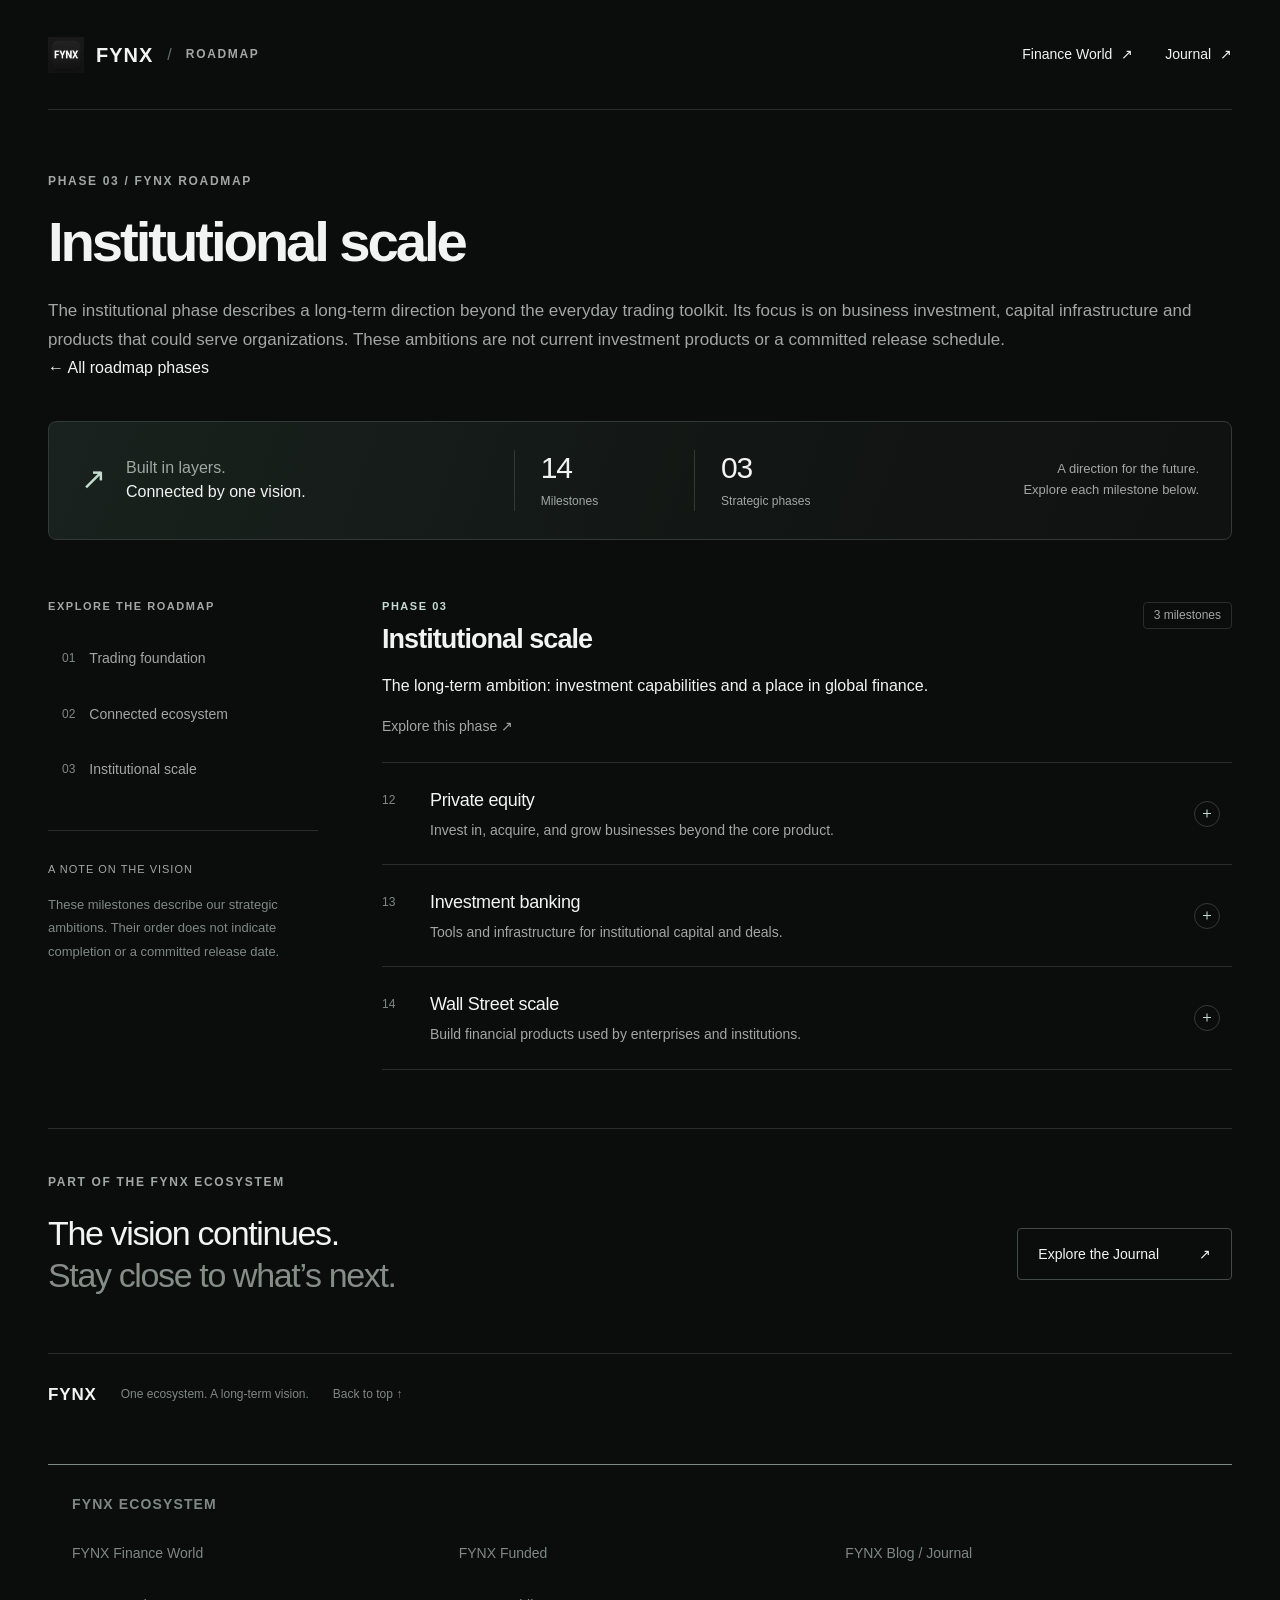
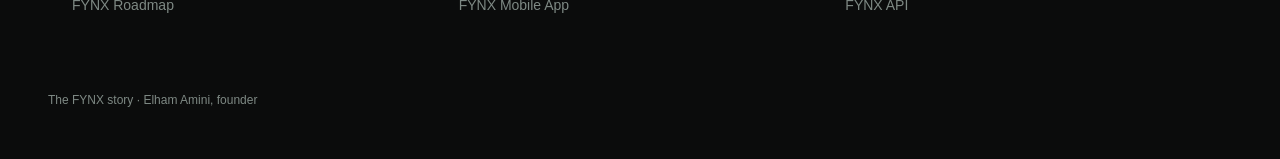
<file: institutional-finance-vision.html>
<!doctype html>
<html lang="en">
<head>
<meta charset="utf-8">
<meta name="viewport" content="width=device-width, initial-scale=1">
<meta name="theme-color" content="#0b0c0c">

<title>Institutional scale | FYNX Roadmap</title>
<link rel="icon" href="fynx-logo.png" type="image/png">
<link rel="stylesheet" href="styles.css">
<script src="roadmap.js" defer></script>
<meta name="description" content="The long-term ambition: investment capabilities and a place in global finance. Explore the proposed milestones and long-term FYNX vision.">
<meta name="robots" content="index, follow, max-image-preview:large">
<link rel="canonical" href="https://roadmap.fynxfinanceworld.com/institutional-finance-vision.html">
<meta property="og:title" content="Institutional scale | FYNX Roadmap">
<meta property="og:description" content="The long-term ambition: investment capabilities and a place in global finance. Explore the proposed milestones and long-term FYNX vision.">
<meta property="og:url" content="https://roadmap.fynxfinanceworld.com/institutional-finance-vision.html">
<style id="fynx-ecosystem-footer-style">.fynx-ecosystem-footer{box-sizing:border-box;width:100%;max-width:1200px;margin:32px auto 0;padding:28px 24px;border-top:1px solid currentColor;text-align:left;grid-column:1/-1;flex-basis:100%;font-family:inherit}.fynx-ecosystem-footer h2{margin:0 0 16px;font-size:14px;font-weight:600;letter-spacing:.08em;text-transform:uppercase;color:inherit}.fynx-ecosystem-footer .fynx-ecosystem-links{display:grid;grid-template-columns:repeat(3,minmax(0,1fr));gap:8px 24px}.fynx-ecosystem-footer .fynx-ecosystem-links a{display:flex;align-items:center;min-height:44px;margin:0;padding:4px 0;font-size:14px;line-height:1.5;color:inherit;text-decoration:none;overflow-wrap:anywhere}.fynx-ecosystem-footer .fynx-ecosystem-links a:hover{text-decoration:underline;text-underline-offset:4px}.fynx-ecosystem-footer a:focus-visible{outline:2px solid currentColor;outline-offset:4px}@media(max-width:640px){.fynx-ecosystem-footer .fynx-ecosystem-links{grid-template-columns:repeat(2,minmax(0,1fr))}}@media(max-width:420px){.fynx-ecosystem-footer .fynx-ecosystem-links{grid-template-columns:1fr}}footer:has(> .fynx-ecosystem-footer){flex-wrap:wrap}</style><!-- search-identity:start --><meta property="og:type" content="website"><meta property="og:image" content="https://roadmap.fynxfinanceworld.com/fynx-logo.png"><meta name="twitter:card" content="summary"><script type="application/ld+json">{"@context":"https://schema.org","@graph":[{"@type":"Organization","@id":"https://www.fynxfinanceworld.com/#organization","name":"FYNX","url":"https://www.fynxfinanceworld.com/","founder":{"@type":"Person","@id":"https://ea-la.github.io/#person","name":"Elham Amini","url":"https://ea-la.github.io/"}},{"@type":"WebSite","@id":"https://roadmap.fynxfinanceworld.com/#website","name":"FYNX Roadmap","url":"https://roadmap.fynxfinanceworld.com/","publisher":{"@id":"https://www.fynxfinanceworld.com/#organization"}},{"@type":"CollectionPage","@id":"https://roadmap.fynxfinanceworld.com/institutional-finance-vision.html#webpage","url":"https://roadmap.fynxfinanceworld.com/institutional-finance-vision.html","name":"Institutional scale | FYNX Roadmap","description":"The long-term ambition: investment capabilities and a place in global finance. Explore the proposed milestones and long-term FYNX vision.","isPartOf":{"@id":"https://roadmap.fynxfinanceworld.com/#website"},"mainEntity":{"@type":"ItemList","itemListElement":[{"@type":"ListItem","position":12,"name":"Private equity","url":"https://roadmap.fynxfinanceworld.com/institutional-finance-vision.html#privateequity"},{"@type":"ListItem","position":13,"name":"Investment banking","url":"https://roadmap.fynxfinanceworld.com/institutional-finance-vision.html#investmentbanking"},{"@type":"ListItem","position":14,"name":"Wall Street scale","url":"https://roadmap.fynxfinanceworld.com/institutional-finance-vision.html#wallstreet"}]}}]}</script><!-- search-identity:end --></head>
<body>
<a class="skip-link" href="#roadmap">Skip to roadmap</a>
<header class="site-header wrap">
<a class="brand" href="/" aria-label="FYNX roadmap home"><img src="fynx-logo.png" alt="" width="36" height="36"><strong>FYNX</strong><span class="brand-divider">/</span><span class="brand-section">ROADMAP</span></a>
<nav class="site-nav" aria-label="FYNX websites"><a href="https://fynxfinanceworld.com">Finance World <span aria-hidden="true">↗</span></a><a href="https://blog.fynxfinanceworld.com">Journal <span aria-hidden="true">↗</span></a></nav>
</header>
<main class="wrap">
<section class="intro" aria-labelledby="page-title"><div><p class="eyebrow">PHASE 03 / FYNX ROADMAP</p><h1 id="page-title">Institutional scale</h1><p class="intro-text">The institutional phase describes a long-term direction beyond the everyday trading toolkit. Its focus is on business investment, capital infrastructure and products that could serve organizations. These ambitions are not current investment products or a committed release schedule.</p><a href="/">← All roadmap phases</a></div></section><div class="overview" aria-label="Roadmap overview"><div class="overview-title"><span class="overview-mark" aria-hidden="true">↗</span><span>Built in layers.<br><strong>Connected by one vision.</strong></span></div><div class="stat"><strong>14</strong><span>Milestones</span></div><div class="stat"><strong>03</strong><span>Strategic phases</span></div><div class="overview-note">A direction for the future.<br>Explore each milestone below.</div></div>
<div class="roadmap-layout"><aside class="sidebar"><p class="eyebrow">EXPLORE THE ROADMAP</p><nav class="phase-nav" aria-label="Roadmap phases"><a class="active" aria-current="location" href="/trading-foundation.html"><span>01</span>Trading foundation<span class="nav-arrow" aria-hidden="true">↗</span></a><a href="/connected-financial-ecosystem.html"><span>02</span>Connected ecosystem<span class="nav-arrow" aria-hidden="true">↗</span></a><a href="/institutional-finance-vision.html"><span>03</span>Institutional scale<span class="nav-arrow" aria-hidden="true">↗</span></a></nav><div class="direction-note"><span class="note-label">A NOTE ON THE VISION</span><p>These milestones describe our strategic ambitions. Their order does not indicate completion or a committed release date.</p></div></aside><div id="roadmap"><section id="institutional" class="phase" aria-labelledby="institutional-title"><div class="phase-heading"><div><p class="eyebrow">PHASE 03</p><h2 id="institutional-title">Institutional scale</h2><p>The long-term ambition: investment capabilities and a place in global finance.</p><p><a href="/institutional-finance-vision.html">Explore this phase ↗</a></p></div><span class="phase-count">3 milestones</span></div><details class="milestone" id="privateequity"><summary><span class="number">12</span><span class="milestone-copy"><span class="milestone-title">Private equity</span><span class="summary-text">Invest in, acquire, and grow businesses beyond the core product.</span></span><span class="expand" aria-hidden="true"></span></summary><div class="milestone-body"><p class="eyebrow">THE MILESTONE / STRATEGIC AMBITION</p><ul><li>Show the goal of owning stakes in companies and building an empire.</li><li>Use capital to acquire, invest, and scale real businesses.</li><li>Connect it to the finance ecosystem strategy.</li><li>This is how FYNX grows beyond one product.</li></ul></div></details><details class="milestone" id="investmentbanking"><summary><span class="number">13</span><span class="milestone-copy"><span class="milestone-title">Investment banking</span><span class="summary-text">Tools and infrastructure for institutional capital and deals.</span></span><span class="expand" aria-hidden="true"></span></summary><div class="milestone-body"><p class="eyebrow">THE MILESTONE / STRATEGIC AMBITION</p><ul><li>Show the goal of building an institutional-grade banking layer.</li><li>Help big money move, invest, and structure deals.</li><li>Make it feel like next-generation Wall Street tools.</li><li>This is the &quot;elite finance&quot; product tier.</li></ul></div></details><details class="milestone" id="wallstreet"><summary><span class="number">14</span><span class="milestone-copy"><span class="milestone-title">Wall Street scale</span><span class="summary-text">Build financial products used by enterprises and institutions.</span></span><span class="expand" aria-hidden="true"></span></summary><div class="milestone-body"><p class="eyebrow">THE MILESTONE / STRATEGIC AMBITION</p><ul><li>Show the goal of reaching the highest finance arena.</li><li>Compete with the biggest names in the financial industry.</li><li>Build products enterprises and institutions actually use.</li><li>This is the ultimate credibility and dominance milestone.</li></ul></div></details></section></div></div><section class="closing"><p class="eyebrow">PART OF THE FYNX ECOSYSTEM</p><div><h2>The vision continues.<br><span>Stay close to what’s next.</span></h2><a class="journal-link" href="https://blog.fynxfinanceworld.com">Explore the Journal <span aria-hidden="true">↗</span></a></div></section>
</main>
<footer class="wrap"><a class="footer-brand" href="https://fynxfinanceworld.com">FYNX</a><span>One ecosystem. A long-term vision.</span><a href="#page-title">Back to top <span aria-hidden="true">↑</span></a><nav class="fynx-ecosystem-footer" aria-label="FYNX ecosystem"><h2>FYNX Ecosystem</h2><div class="fynx-ecosystem-links"><a href="https://www.fynxfinanceworld.com/">FYNX Finance World</a><a href="https://www.fynxfunded.com/">FYNX Funded</a><a href="https://blog.fynxfinanceworld.com/">FYNX Blog / Journal</a><a href="https://roadmap.fynxfinanceworld.com/">FYNX Roadmap</a><a href="https://site.fynxfinanceworld.com/">FYNX Mobile App</a><a href="https://www.fynxfinanceworld.com/api/">FYNX API</a></div></nav><p><a href="https://www.fynxfinanceworld.com/about.html">The FYNX story</a> · <a href="https://ea-la.github.io/">Elham Amini, founder</a></p></footer>
</body>
</html>
</file>
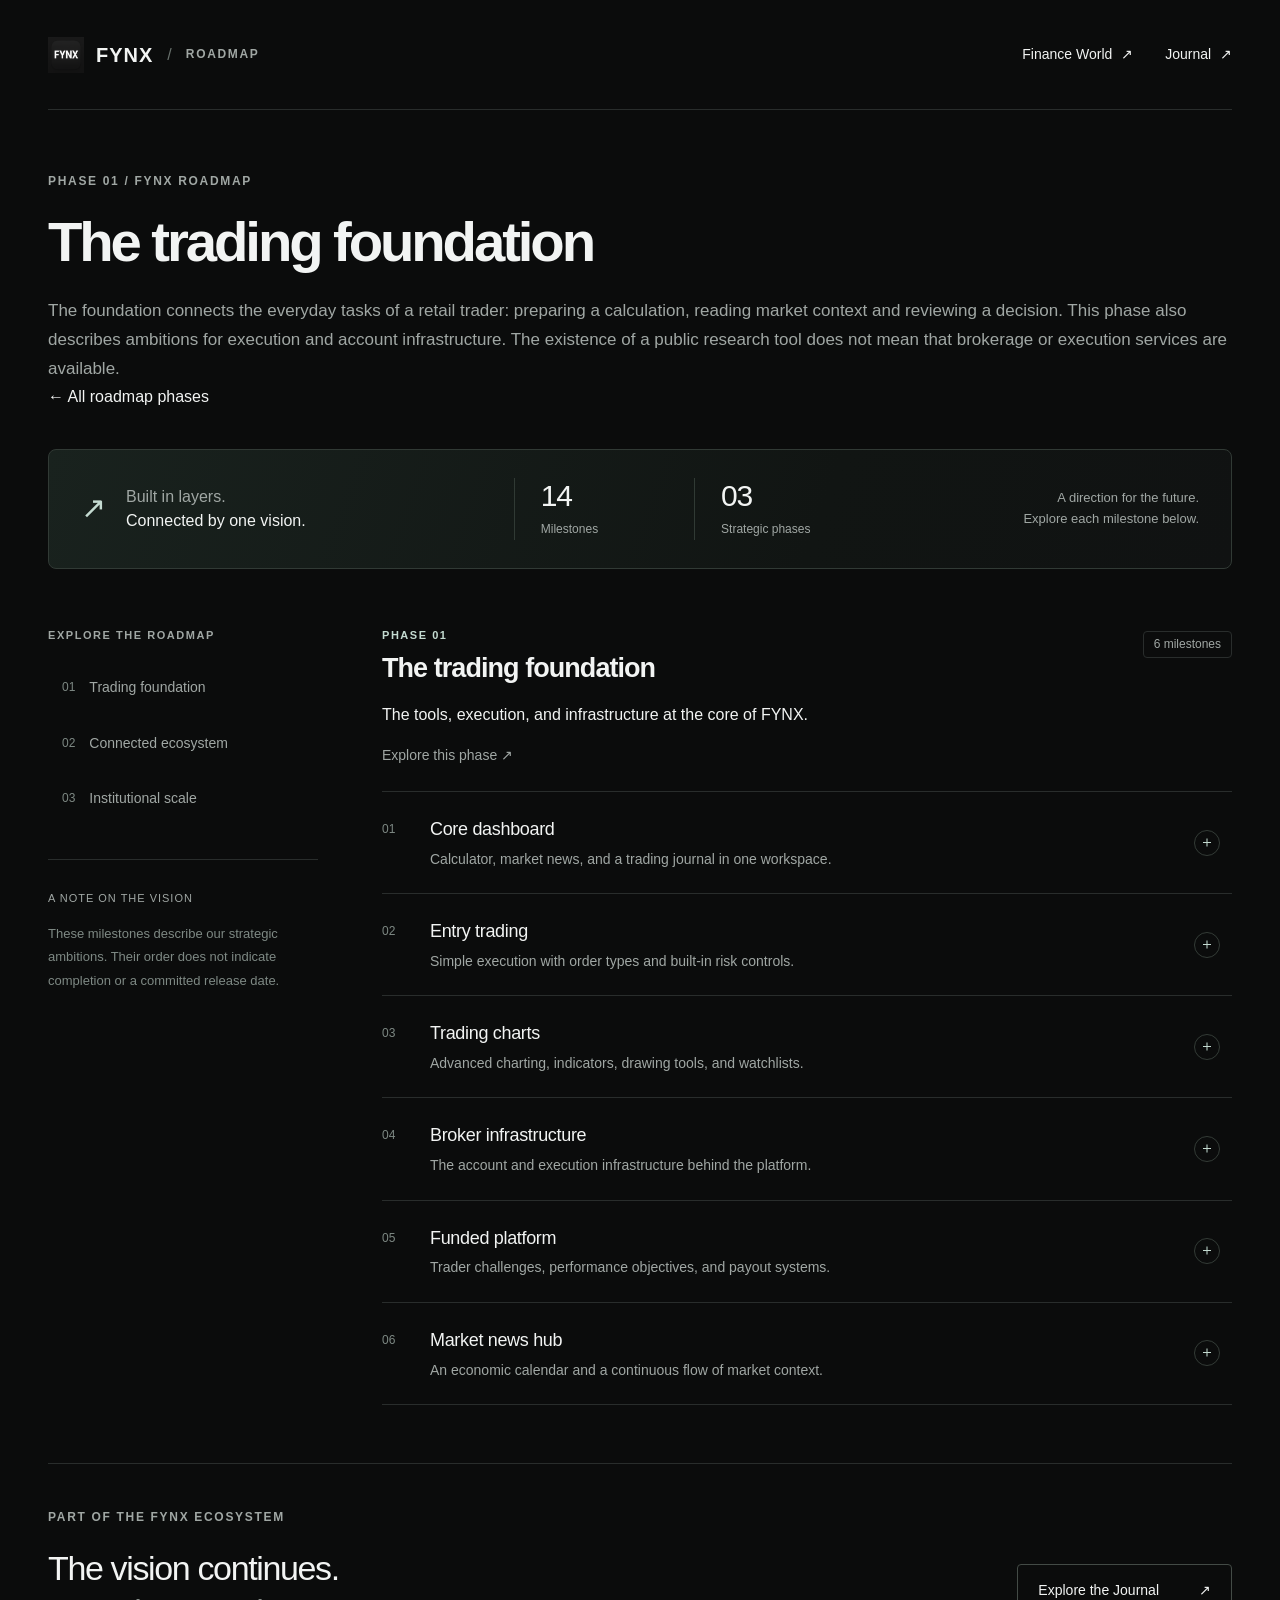
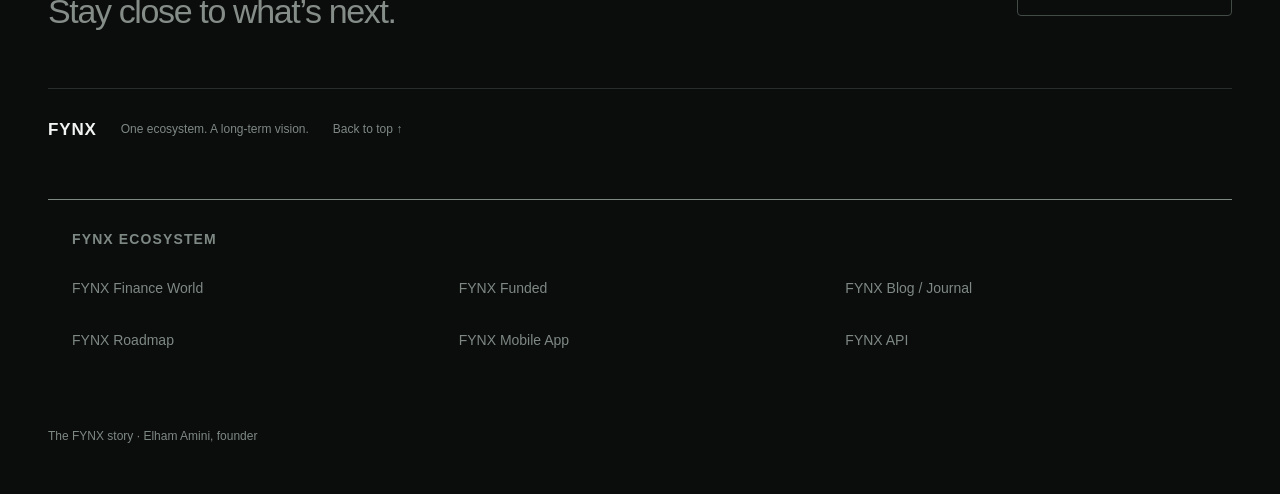
<file: trading-foundation.html>
<!doctype html>
<html lang="en">
<head>
<meta charset="utf-8">
<meta name="viewport" content="width=device-width, initial-scale=1">
<meta name="theme-color" content="#0b0c0c">

<title>The trading foundation | FYNX Roadmap</title>
<link rel="icon" href="fynx-logo.png" type="image/png">
<link rel="stylesheet" href="styles.css">
<script src="roadmap.js" defer></script>
<meta name="description" content="The tools, execution, and infrastructure at the core of FYNX. Explore the proposed milestones and long-term FYNX vision.">
<meta name="robots" content="index, follow, max-image-preview:large">
<link rel="canonical" href="https://roadmap.fynxfinanceworld.com/trading-foundation.html">
<meta property="og:title" content="The trading foundation | FYNX Roadmap">
<meta property="og:description" content="The tools, execution, and infrastructure at the core of FYNX. Explore the proposed milestones and long-term FYNX vision.">
<meta property="og:url" content="https://roadmap.fynxfinanceworld.com/trading-foundation.html">
<style id="fynx-ecosystem-footer-style">.fynx-ecosystem-footer{box-sizing:border-box;width:100%;max-width:1200px;margin:32px auto 0;padding:28px 24px;border-top:1px solid currentColor;text-align:left;grid-column:1/-1;flex-basis:100%;font-family:inherit}.fynx-ecosystem-footer h2{margin:0 0 16px;font-size:14px;font-weight:600;letter-spacing:.08em;text-transform:uppercase;color:inherit}.fynx-ecosystem-footer .fynx-ecosystem-links{display:grid;grid-template-columns:repeat(3,minmax(0,1fr));gap:8px 24px}.fynx-ecosystem-footer .fynx-ecosystem-links a{display:flex;align-items:center;min-height:44px;margin:0;padding:4px 0;font-size:14px;line-height:1.5;color:inherit;text-decoration:none;overflow-wrap:anywhere}.fynx-ecosystem-footer .fynx-ecosystem-links a:hover{text-decoration:underline;text-underline-offset:4px}.fynx-ecosystem-footer a:focus-visible{outline:2px solid currentColor;outline-offset:4px}@media(max-width:640px){.fynx-ecosystem-footer .fynx-ecosystem-links{grid-template-columns:repeat(2,minmax(0,1fr))}}@media(max-width:420px){.fynx-ecosystem-footer .fynx-ecosystem-links{grid-template-columns:1fr}}footer:has(> .fynx-ecosystem-footer){flex-wrap:wrap}</style><!-- search-identity:start --><meta property="og:type" content="website"><meta property="og:image" content="https://roadmap.fynxfinanceworld.com/fynx-logo.png"><meta name="twitter:card" content="summary"><script type="application/ld+json">{"@context":"https://schema.org","@graph":[{"@type":"Organization","@id":"https://www.fynxfinanceworld.com/#organization","name":"FYNX","url":"https://www.fynxfinanceworld.com/","founder":{"@type":"Person","@id":"https://ea-la.github.io/#person","name":"Elham Amini","url":"https://ea-la.github.io/"}},{"@type":"WebSite","@id":"https://roadmap.fynxfinanceworld.com/#website","name":"FYNX Roadmap","url":"https://roadmap.fynxfinanceworld.com/","publisher":{"@id":"https://www.fynxfinanceworld.com/#organization"}},{"@type":"CollectionPage","@id":"https://roadmap.fynxfinanceworld.com/trading-foundation.html#webpage","url":"https://roadmap.fynxfinanceworld.com/trading-foundation.html","name":"The trading foundation | FYNX Roadmap","description":"The tools, execution, and infrastructure at the core of FYNX. Explore the proposed milestones and long-term FYNX vision.","isPartOf":{"@id":"https://roadmap.fynxfinanceworld.com/#website"},"mainEntity":{"@type":"ItemList","itemListElement":[{"@type":"ListItem","position":1,"name":"Core dashboard","url":"https://roadmap.fynxfinanceworld.com/trading-foundation.html#fynx"},{"@type":"ListItem","position":2,"name":"Entry trading","url":"https://roadmap.fynxfinanceworld.com/trading-foundation.html#fynx1"},{"@type":"ListItem","position":3,"name":"Trading charts","url":"https://roadmap.fynxfinanceworld.com/trading-foundation.html#fynx2"},{"@type":"ListItem","position":4,"name":"Broker infrastructure","url":"https://roadmap.fynxfinanceworld.com/trading-foundation.html#fynx3"},{"@type":"ListItem","position":5,"name":"Funded platform","url":"https://roadmap.fynxfinanceworld.com/trading-foundation.html#fynx4"},{"@type":"ListItem","position":6,"name":"Market news hub","url":"https://roadmap.fynxfinanceworld.com/trading-foundation.html#fynx5"}]}}]}</script><!-- search-identity:end --></head>
<body>
<a class="skip-link" href="#roadmap">Skip to roadmap</a>
<header class="site-header wrap">
<a class="brand" href="/" aria-label="FYNX roadmap home"><img src="fynx-logo.png" alt="" width="36" height="36"><strong>FYNX</strong><span class="brand-divider">/</span><span class="brand-section">ROADMAP</span></a>
<nav class="site-nav" aria-label="FYNX websites"><a href="https://fynxfinanceworld.com">Finance World <span aria-hidden="true">↗</span></a><a href="https://blog.fynxfinanceworld.com">Journal <span aria-hidden="true">↗</span></a></nav>
</header>
<main class="wrap">
<section class="intro" aria-labelledby="page-title"><div><p class="eyebrow">PHASE 01 / FYNX ROADMAP</p><h1 id="page-title">The trading foundation</h1><p class="intro-text">The foundation connects the everyday tasks of a retail trader: preparing a calculation, reading market context and reviewing a decision. This phase also describes ambitions for execution and account infrastructure. The existence of a public research tool does not mean that brokerage or execution services are available.</p><a href="/">← All roadmap phases</a></div></section><div class="overview" aria-label="Roadmap overview"><div class="overview-title"><span class="overview-mark" aria-hidden="true">↗</span><span>Built in layers.<br><strong>Connected by one vision.</strong></span></div><div class="stat"><strong>14</strong><span>Milestones</span></div><div class="stat"><strong>03</strong><span>Strategic phases</span></div><div class="overview-note">A direction for the future.<br>Explore each milestone below.</div></div>
<div class="roadmap-layout"><aside class="sidebar"><p class="eyebrow">EXPLORE THE ROADMAP</p><nav class="phase-nav" aria-label="Roadmap phases"><a class="active" aria-current="location" href="/trading-foundation.html"><span>01</span>Trading foundation<span class="nav-arrow" aria-hidden="true">↗</span></a><a href="/connected-financial-ecosystem.html"><span>02</span>Connected ecosystem<span class="nav-arrow" aria-hidden="true">↗</span></a><a href="/institutional-finance-vision.html"><span>03</span>Institutional scale<span class="nav-arrow" aria-hidden="true">↗</span></a></nav><div class="direction-note"><span class="note-label">A NOTE ON THE VISION</span><p>These milestones describe our strategic ambitions. Their order does not indicate completion or a committed release date.</p></div></aside><div id="roadmap"><section id="foundation" class="phase" aria-labelledby="foundation-title"><div class="phase-heading"><div><p class="eyebrow">PHASE 01</p><h2 id="foundation-title">The trading foundation</h2><p>The tools, execution, and infrastructure at the core of FYNX.</p><p><a href="/trading-foundation.html">Explore this phase ↗</a></p></div><span class="phase-count">6 milestones</span></div><details class="milestone" id="fynx"><summary><span class="number">01</span><span class="milestone-copy"><span class="milestone-title">Core dashboard</span><span class="summary-text">Calculator, market news, and a trading journal in one workspace.</span></span><span class="expand" aria-hidden="true"></span></summary><div class="milestone-body"><p class="eyebrow">THE MILESTONE / STRATEGIC AMBITION</p><ul><li>Build the core dashboard foundation.</li><li>Include Calculator, News, and Trading Journal.</li><li>Make it fast, clean, and real product quality.</li><li>This is the base layer for everything else.</li></ul></div></details><details class="milestone" id="fynx1"><summary><span class="number">02</span><span class="milestone-copy"><span class="milestone-title">Entry trading</span><span class="summary-text">Simple execution with order types and built-in risk controls.</span></span><span class="expand" aria-hidden="true"></span></summary><div class="milestone-body"><p class="eyebrow">THE MILESTONE / STRATEGIC AMBITION</p><ul><li>Build a simple entry trading panel like MetaTrader-style execution.</li><li>Focus on placing trades, risk controls, and basic order types.</li><li>Keep it lightweight and easy for beginners.</li><li>This becomes the first &quot;trading engine&quot; UI.</li></ul></div></details><details class="milestone" id="fynx2"><summary><span class="number">03</span><span class="milestone-copy"><span class="milestone-title">Trading charts</span><span class="summary-text">Advanced charting, indicators, drawing tools, and watchlists.</span></span><span class="expand" aria-hidden="true"></span></summary><div class="milestone-body"><p class="eyebrow">THE MILESTONE / STRATEGIC AMBITION</p><ul><li>Add advanced charts like TradingView-style experience.</li><li>Include indicators, drawing tools, timeframes, and watchlist.</li><li>Make it smooth and interactive with real-time feel.</li><li>This becomes the main visual trading workstation.</li></ul></div></details><details class="milestone" id="fynx3"><summary><span class="number">04</span><span class="milestone-copy"><span class="milestone-title">Broker infrastructure</span><span class="summary-text">The account and execution infrastructure behind the platform.</span></span><span class="expand" aria-hidden="true"></span></summary><div class="milestone-body"><p class="eyebrow">THE MILESTONE / STRATEGIC AMBITION</p><ul><li>Add broker infrastructure conceptually as the next step.</li><li>Show that FYNX becomes the platform where trades route and execute.</li><li>Prepare for accounts, balances, and compliance-ready structure.</li><li>This is where FYNX becomes a real brokerage product.</li></ul></div></details><details class="milestone" id="fynx4"><summary><span class="number">05</span><span class="milestone-copy"><span class="milestone-title">Funded platform</span><span class="summary-text">Trader challenges, performance objectives, and payout systems.</span></span><span class="expand" aria-hidden="true"></span></summary><div class="milestone-body"><p class="eyebrow">THE MILESTONE / STRATEGIC AMBITION</p><ul><li>Create a funded-trader platform concept (challenges, rules, payouts).</li><li>Track performance, drawdown, and objectives.</li><li>Build trust systems and clear dashboards.</li><li>This unlocks scale with traders worldwide.</li></ul></div></details><details class="milestone" id="fynx5"><summary><span class="number">06</span><span class="milestone-copy"><span class="milestone-title">Market news hub</span><span class="summary-text">An economic calendar and a continuous flow of market context.</span></span><span class="expand" aria-hidden="true"></span></summary><div class="milestone-body"><p class="eyebrow">THE MILESTONE / STRATEGIC AMBITION</p><ul><li>Build a market news hub like ForexFactory-style calendar/news flow.</li><li>Show events, impact levels, filters, and summaries.</li><li>Keep it fast and constantly updating.</li><li>This makes the platform feel alive daily.</li></ul></div></details></section></div></div><section class="closing"><p class="eyebrow">PART OF THE FYNX ECOSYSTEM</p><div><h2>The vision continues.<br><span>Stay close to what’s next.</span></h2><a class="journal-link" href="https://blog.fynxfinanceworld.com">Explore the Journal <span aria-hidden="true">↗</span></a></div></section>
</main>
<footer class="wrap"><a class="footer-brand" href="https://fynxfinanceworld.com">FYNX</a><span>One ecosystem. A long-term vision.</span><a href="#page-title">Back to top <span aria-hidden="true">↑</span></a><nav class="fynx-ecosystem-footer" aria-label="FYNX ecosystem"><h2>FYNX Ecosystem</h2><div class="fynx-ecosystem-links"><a href="https://www.fynxfinanceworld.com/">FYNX Finance World</a><a href="https://www.fynxfunded.com/">FYNX Funded</a><a href="https://blog.fynxfinanceworld.com/">FYNX Blog / Journal</a><a href="https://roadmap.fynxfinanceworld.com/">FYNX Roadmap</a><a href="https://site.fynxfinanceworld.com/">FYNX Mobile App</a><a href="https://www.fynxfinanceworld.com/api/">FYNX API</a></div></nav><p><a href="https://www.fynxfinanceworld.com/about.html">The FYNX story</a> · <a href="https://ea-la.github.io/">Elham Amini, founder</a></p></footer>
</body>
</html>
</file>
<file: styles.css>
:root{color-scheme:dark;--bg:#0b0c0c;--surface:#101212;--line:#292d2c;--text:#f2f4f3;--muted:#a0a7a4;--accent:#c4dbd1;--soft:#7e8984}
*{box-sizing:border-box}html{scroll-behavior:smooth;scroll-padding-top:32px}body{margin:0;background:var(--bg);color:var(--text);font-family:Inter,-apple-system,BlinkMacSystemFont,"Segoe UI",sans-serif;font-size:16px;line-height:1.6;-webkit-font-smoothing:antialiased}a{color:inherit;text-decoration:none}button,a,summary{-webkit-tap-highlight-color:transparent}a:focus-visible,summary:focus-visible{outline:2px solid var(--accent);outline-offset:5px}.wrap{width:min(1280px,calc(100% - 96px));margin-inline:auto}.site-header{min-height:110px;display:flex;align-items:center;justify-content:space-between;border-bottom:1px solid var(--line);gap:24px}.brand{display:flex;align-items:center;gap:12px}.brand img{object-fit:contain}.brand strong{font-size:20px;letter-spacing:.05em}.brand-divider{color:#68716c;padding:0 2px}.brand-section,.eyebrow{font-size:12px;letter-spacing:.14em;font-weight:650;color:var(--muted)}.site-nav{display:flex;gap:32px;font-size:14px}.site-nav a{padding-block:12px}.site-nav a:hover,.journal-link:hover{color:var(--accent)}.site-nav span{padding-left:5px}.intro{display:flex;align-items:flex-end;justify-content:space-between;gap:20px;padding:62px 0 40px}.eyebrow{margin:0 0 20px}h1{font-size:clamp(36px,4.4vw,62px);letter-spacing:-.055em;line-height:1.1;font-weight:600;margin:0}h1 span{color:#858d88}.intro-text{color:var(--muted);font-size:17px;line-height:1.7;margin:24px 0 0}.index-label{display:flex;flex-direction:column;gap:12px;align-items:flex-end;padding-bottom:5px}.index-label span:first-child{font-size:11px;letter-spacing:.12em;color:var(--soft)}.index-label span:last-child{font-size:26px;font-weight:400;color:var(--accent);font-variant-numeric:tabular-nums;letter-spacing:.06em}.overview{display:grid;grid-template-columns:1.7fr .65fr .8fr 1.2fr;border:1px solid #313a35;border-radius:8px;background:linear-gradient(110deg,#19221e,#111513 65%,#101212);padding:28px 32px;gap:24px;align-items:center}.overview-title{display:flex;gap:20px;font-size:16px;line-height:1.5;color:var(--muted)}.overview-title strong{color:var(--text);font-weight:500}.overview-mark{font-size:30px;color:var(--accent)}.stat{display:flex;flex-direction:column;border-left:1px solid #303a34;padding-left:26px}.stat strong{font-size:30px;line-height:1.2;font-weight:500;letter-spacing:-.04em}.stat span{font-size:12px;color:var(--muted);margin-top:6px}.overview-note{font-size:13px;color:var(--muted);text-align:right}.roadmap-layout{display:grid;grid-template-columns:270px minmax(0,1fr);gap:64px;margin-top:58px}.sidebar{position:sticky;top:36px;align-self:start}.sidebar>.eyebrow{font-size:11px;margin-bottom:18px}.phase-nav{display:flex;flex-direction:column;gap:5px}.phase-nav a{display:flex;gap:14px;padding:14px 12px;font-size:14px;color:var(--muted);border-left:2px solid transparent;transition:background .2s,color .2s}.phase-nav a>span:first-child{color:var(--soft);font-size:12px;padding-top:2px}.phase-nav a.active{color:var(--accent);border-color:var(--accent);background:#17201b}.phase-nav a:hover{background:#141a17;color:var(--text)}.nav-arrow{margin-left:auto;opacity:0}.active .nav-arrow{opacity:1}.direction-note{border-top:1px solid var(--line);margin-top:36px;padding-top:24px}.note-label{font-size:11px;letter-spacing:.09em;color:var(--muted)}.direction-note p{color:var(--soft);font-size:13px;line-height:1.8;margin-top:12px}.phase{scroll-margin-top:30px;margin-bottom:52px}.phase-heading{display:flex;justify-content:space-between;align-items:flex-start;gap:20px;padding-bottom:25px}.phase-heading .eyebrow{color:var(--accent);margin-bottom:8px;font-size:11px}.phase-heading h2{font-size:27px;letter-spacing:-.035em;line-height:1.25;font-weight:550;margin:0}.phase-heading p:last-child{font-size:14px;line-height:1.6;color:var(--muted);max-width:480px;margin:12px 0 0}.phase-count{font-size:12px;color:var(--muted);white-space:nowrap;border:1px solid var(--line);padding:3px 10px;border-radius:4px;margin-top:4px}.milestone{border-top:1px solid var(--line)}.milestone:last-child{border-bottom:1px solid var(--line)}summary{list-style:none;display:flex;gap:24px;padding:23px 12px 23px 0;cursor:pointer;align-items:center;transition:background .2s}summary::-webkit-details-marker{display:none}summary:hover{background:#111613}.number{font-size:12px;color:var(--soft);font-variant-numeric:tabular-nums;align-self:flex-start;padding-top:5px;min-width:24px}.milestone-copy{display:flex;flex-direction:column;gap:4px}.milestone-title{font-size:18px;letter-spacing:-.018em;font-weight:500}.summary-text{font-size:14px;color:var(--muted)}.expand{position:relative;margin-left:auto;flex-shrink:0;width:26px;height:26px;border:1px solid #343c37;border-radius:50%}.expand:before,.expand:after{content:"";position:absolute;left:8px;top:11px;width:8px;height:1px;background:var(--accent)}.expand:after{transform:rotate(90deg)}details[open] .expand:after{transform:rotate(0)}details[open] .milestone-title{color:var(--accent)}.milestone-body{margin-left:48px;padding:0 30px 26px 0;max-width:650px}.milestone-body .eyebrow{font-size:11px;margin:8px 0 10px;color:var(--accent)}.milestone-body ul{margin:0;padding-left:18px;color:#bac3bd}.milestone-body li{font-size:16px;line-height:1.7;margin:8px 0;padding-left:4px}.milestone-body li::marker{color:#677b6e}.closing{border-top:1px solid var(--line);padding:44px 0 56px;margin-top:6px}.closing>div{display:flex;justify-content:space-between;gap:24px;align-items:center}.closing h2{font-size:34px;letter-spacing:-.04em;line-height:1.25;font-weight:500;margin:0}.closing h2 span{color:#858d88}.journal-link{display:flex;gap:40px;align-items:center;font-size:14px;border:1px solid #434b46;border-radius:4px;padding:14px 20px}footer{border-top:1px solid var(--line);display:flex;gap:24px;align-items:center;padding:27px 0 36px;font-size:12px;color:var(--soft)}.footer-brand{font-size:17px;color:var(--text);font-weight:700;letter-spacing:.05em}footer>a:last-child{margin-left:auto}.skip-link{position:fixed;left:20px;top:-100px;padding:10px 20px;background:var(--accent);color:#0b0c0c;z-index:10}.skip-link:focus{top:10px}
@media(min-width:1600px){.intro{padding-top:76px;padding-bottom:48px}}
@media(max-width:1000px){.wrap{width:calc(100% - 56px)}.roadmap-layout{grid-template-columns:220px minmax(0,1fr);gap:32px}.overview{grid-template-columns:1.6fr .7fr .8fr}.overview-note,.index-label{display:none}.phase-heading{flex-wrap:wrap}.phase-count{display:none}.phase-nav a{font-size:13px;gap:9px}.intro{padding-top:48px}.sidebar{top:24px}}
@media(max-width:700px){.wrap{width:calc(100% - 40px)}.site-header{min-height:86px;gap:12px}.brand{gap:8px}.brand img{width:28px;height:28px}.brand strong{font-size:16px}.brand-section{font-size:10px;letter-spacing:.08em}.site-nav{gap:14px;font-size:12px}.site-nav a:first-child{display:none}.intro{padding:38px 0 30px}h1{font-size:39px}.intro-text{font-size:16px}.desktop-break{display:none}.overview{grid-template-columns:1fr 1fr;gap:22px;padding:23px}.overview-title{grid-column:1/-1;font-size:16px}.stat{border-top:1px solid #303a34;border-left:0;padding:17px 0 0}.stat strong{font-size:28px}.roadmap-layout{display:block;margin-top:32px}.sidebar{position:static}.sidebar>.eyebrow,.direction-note{display:none}.phase-nav{flex-direction:row;border-bottom:1px solid var(--line);margin-bottom:32px;gap:8px}.phase-nav a{flex:1;display:block;padding:10px 5px 14px;font-size:12px;line-height:1.5;border-left:0;border-bottom:2px solid transparent}.phase-nav a>span:first-child{display:block;margin-bottom:5px}.phase-nav .nav-arrow{display:none}.phase-heading h2{font-size:25px}.phase-heading{padding-bottom:22px}.phase{margin-bottom:36px}summary{gap:13px;padding-block:21px}.milestone-title{font-size:17px}.summary-text{font-size:14px;line-height:1.6}.number{min-width:20px}.milestone-body{margin-left:33px;padding-right:8px}.closing{padding-block:34px}.closing>div{align-items:flex-start;flex-direction:column}.closing h2{font-size:29px}footer{flex-wrap:wrap;gap:12px}footer>span{font-size:11px}.eyebrow{font-size:11px}}
@media(prefers-reduced-motion:reduce){html{scroll-behavior:auto}*{transition:none!important}}
</file>
